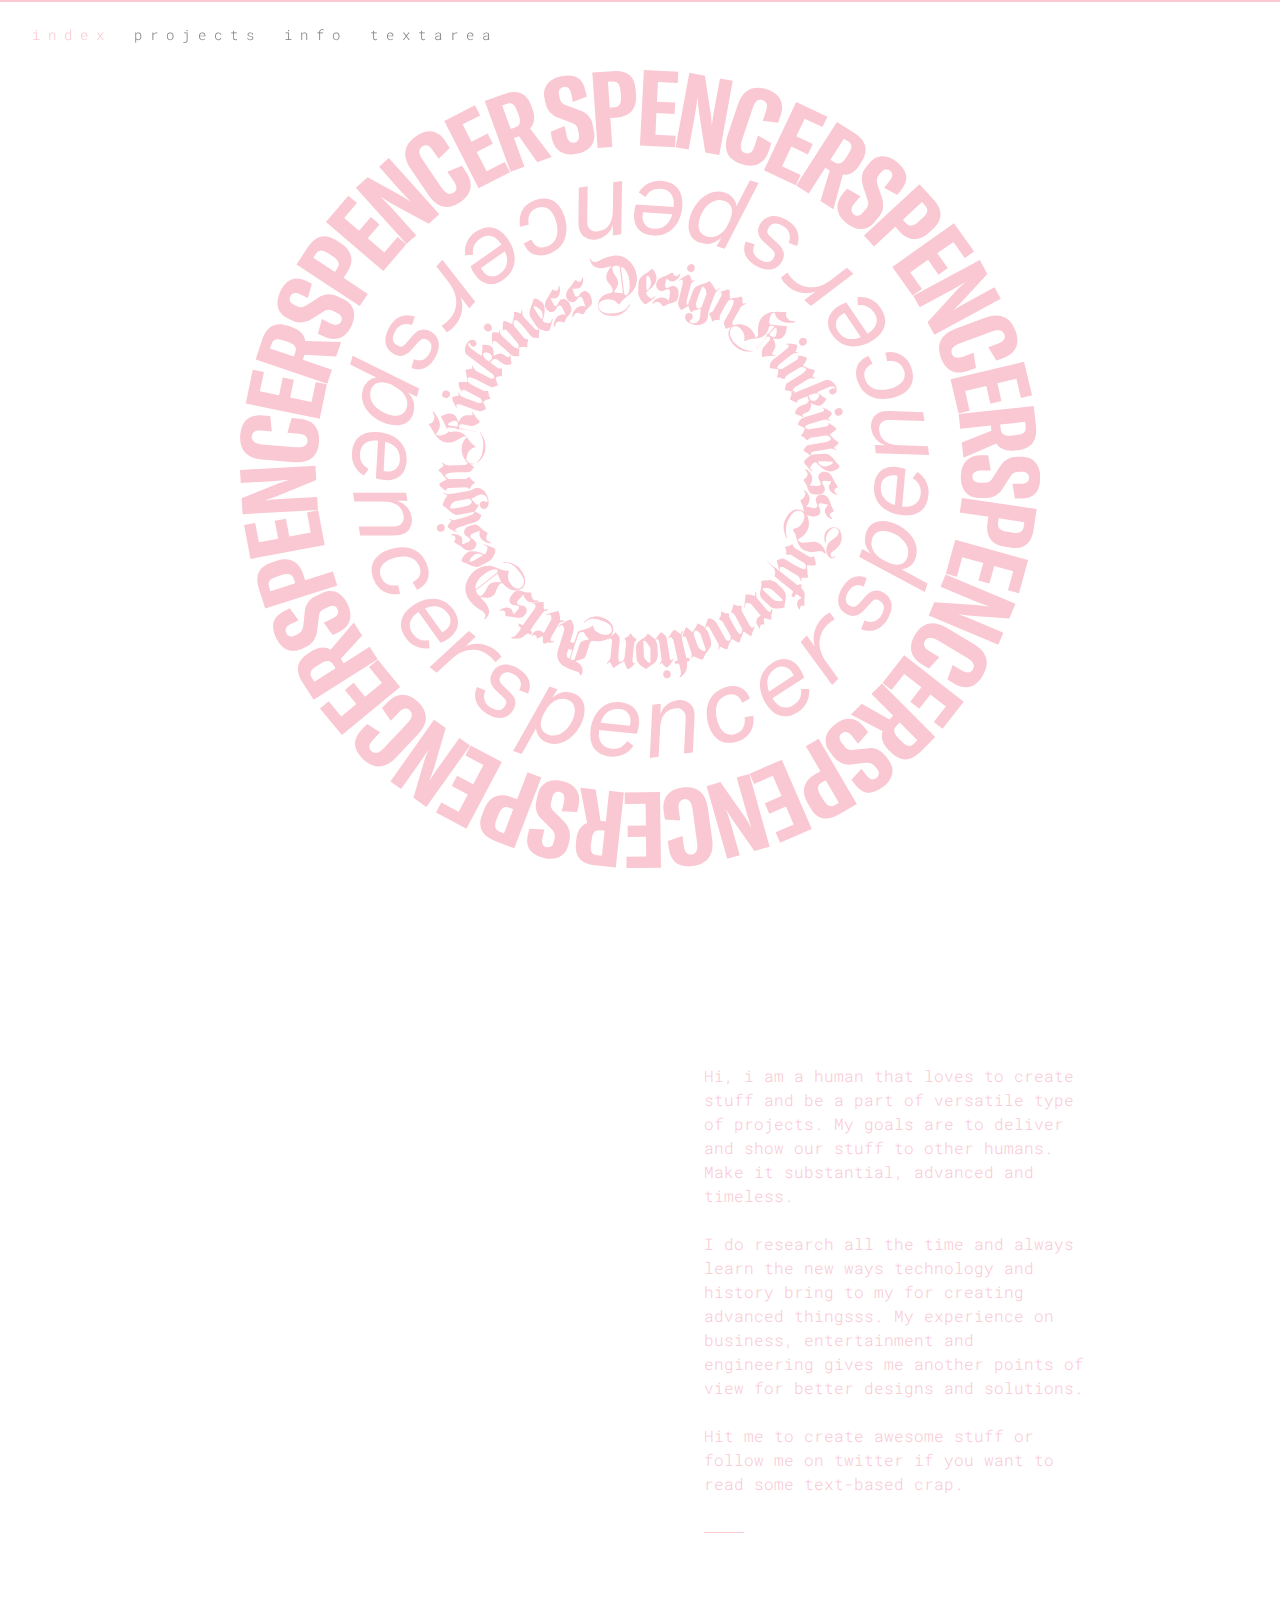
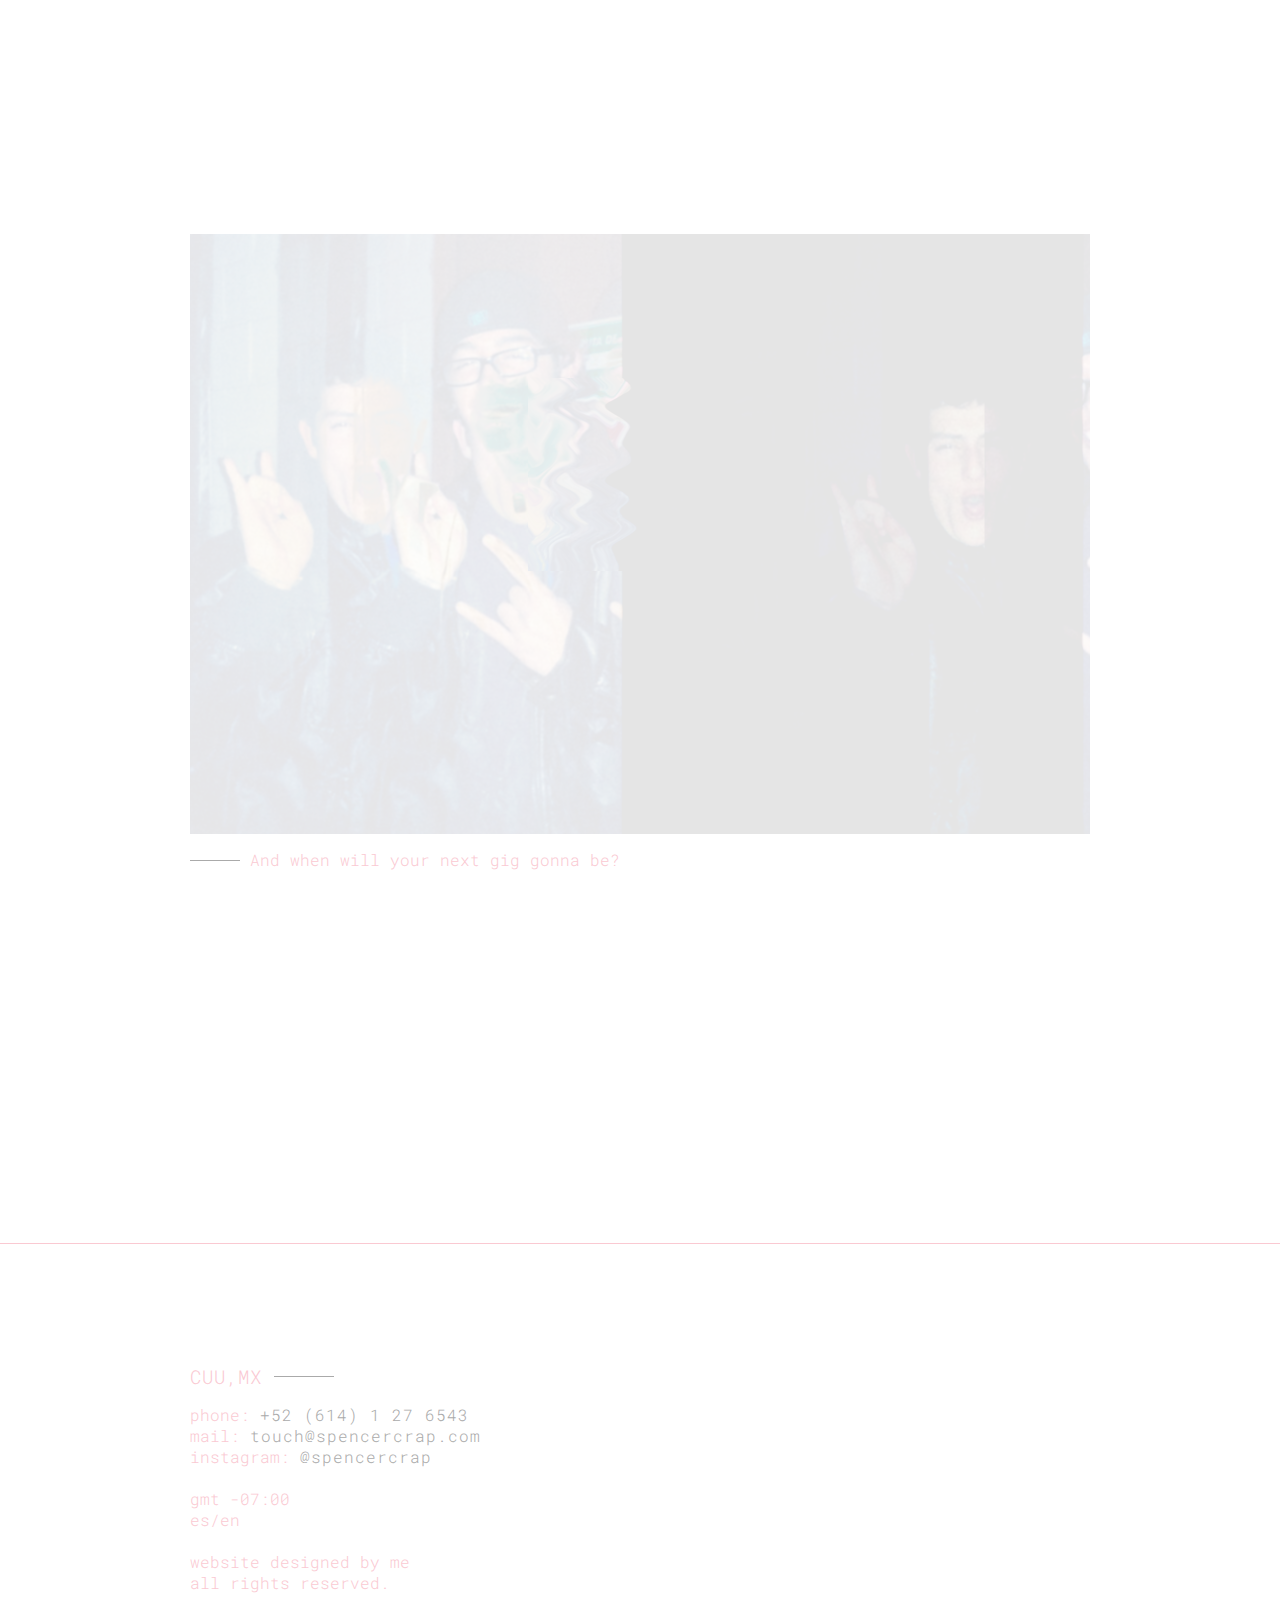
<file: index.html>
<!DOCTYPE html>

<html>
  <head>
     <title>spencer 2.0</title> <!--titulo-->
     <link href="https://fonts.googleapis.com/css?family=Roboto+Mono:300,700" rel="stylesheet"/> <!--tipografia-->
     <meta charset="utf-8"/>
     <link rel="stylesheet" href="css/main.css"/>
     <meta name="description" content="spencer balderrama is a common human creating books, objects and media proyects with an emphasis on contemporary arts and technology"/> <!--descripcion-->
     <link rel="apple-touch-icon" sizes="57x57" href="/apple-icon-57x57.png"> <!--favicon-->
     <link rel="apple-touch-icon" sizes="60x60" href="/apple-icon-60x60.png">
     <link rel="apple-touch-icon" sizes="72x72" href="/apple-icon-72x72.png">
     <link rel="apple-touch-icon" sizes="76x76" href="/apple-icon-76x76.png">
     <link rel="apple-touch-icon" sizes="114x114" href="/apple-icon-114x114.png">
     <link rel="apple-touch-icon" sizes="120x120" href="/apple-icon-120x120.png">
     <link rel="apple-touch-icon" sizes="144x144" href="/apple-icon-144x144.png">
     <link rel="apple-touch-icon" sizes="152x152" href="/apple-icon-152x152.png">
     <link rel="apple-touch-icon" sizes="180x180" href="/apple-icon-180x180.png">
     <link rel="icon" type="image/png" sizes="192x192"  href="/android-icon-192x192.png">
     <link rel="icon" type="image/png" sizes="32x32" href="/favicon-32x32.png">
     <link rel="icon" type="image/png" sizes="96x96" href="/favicon-96x96.png">
     <link rel="icon" type="image/png" sizes="16x16" href="/favicon-16x16.png">
     <link rel="manifest" href="/manifest.json">
     <meta name="msapplication-TileColor" content="#ffffff">
     <meta name="msapplication-TileImage" content="/ms-icon-144x144.png">
     <meta name="theme-color" content="#ffffff">
  </head>
  <body>
    <div class="line2">
      <img/>
    </div>
    <section id="portada" class="portada">
     <div class="contenedor">
      <header id="header" class="header"> <!--encabezado-->
        <nav class="menu"> <!--menu-->
          <ul>
            <li>
              <a href="index.html"><span>index</span></a>
            </li>
            <li>
              <a href="work.html"><s></s>projects</a>
            </li>
            <li>
              <a href="info.html"><s></s>info</a>
            </li>
            <li>
              <a href="blog.html"><s></s>textarea</a>
            </li>
            <!-- <li>
              <a href="shop.html"><s>&nbsp;&nbsp;&nbsp;&nbsp;</s>shop</a>
            </li> -->
          </ul>
        </nav>
      </header>
     </div>
    </section>
    <div class="logotipo background">
      <a href="work.html">
        <img src="media/roundlogo.svg" alt="logo">
      </a>
    </div>
    <section id="content" class="content contendor">
     <article>
       <img src="media/saydo.svg" alt="say and do">
     </article>
     <article>
      <p>
        Hi, i am a human that loves to create stuff and be a part of versatile type of projects. My
        goals are to deliver and show our stuff to other humans. Make it
        substantial, advanced and timeless.
        <br><br>
        I do research all the time and always learn the new ways technology and history
        bring to my for creating advanced thingsss. My experience on business, entertainment
        and engineering gives me another points of view for better designs and solutions.
        <br><br>
        Hit me to create awesome stuff or follow me on twitter if you want to read some text-based crap.
        <br><br>
        <span><s>&nbsp;&nbsp;&nbsp;&nbsp;</s></span>
      </p>
    </article>
  </section>
  <figure class="contenedor steban">
    <img src="media/steban.jpg" width="900" alt="steban">
    <figcaption>
      <span><s>&nbsp;&nbsp;&nbsp;&nbsp;&nbsp;</s></span><a href="https://www.mixcloud.com/estebansalmon/itineras-party-sergios-24-oct-13/" target="_blank"> And when will your next gig gonna be?</a>
    </figcaption>
  </figure>
    <div class="line">
      <img/>
    </div>
    <section class="contenedor">
      <footer id="footer" class="footer"><!-- footer-->
          <div>
            <h4>CUU,MX <span><s>&nbsp;&nbsp;&nbsp;&nbsp;&nbsp;</s></span></h4>
            <p>
               phone: <a href="tel:+526141276543"> +52 (614) 1 27 6543</a>
               <br>
               mail: <a href="mailto:touch@spencercrap.com">touch@spencercrap.com</a>
               <br>
               instagram: <a href="https://www.instagram.com/spencercrap/" target="_blank"> @spencercrap</a>

               <br>
               <br>
               gmt -07:00
               <br>
               es/en
               <br>
               <br>
               website designed by me
               <br>
               all rights reserved.
            </p>
          </div>
      </footer>
    </section>

  </body>
</html>
</file>
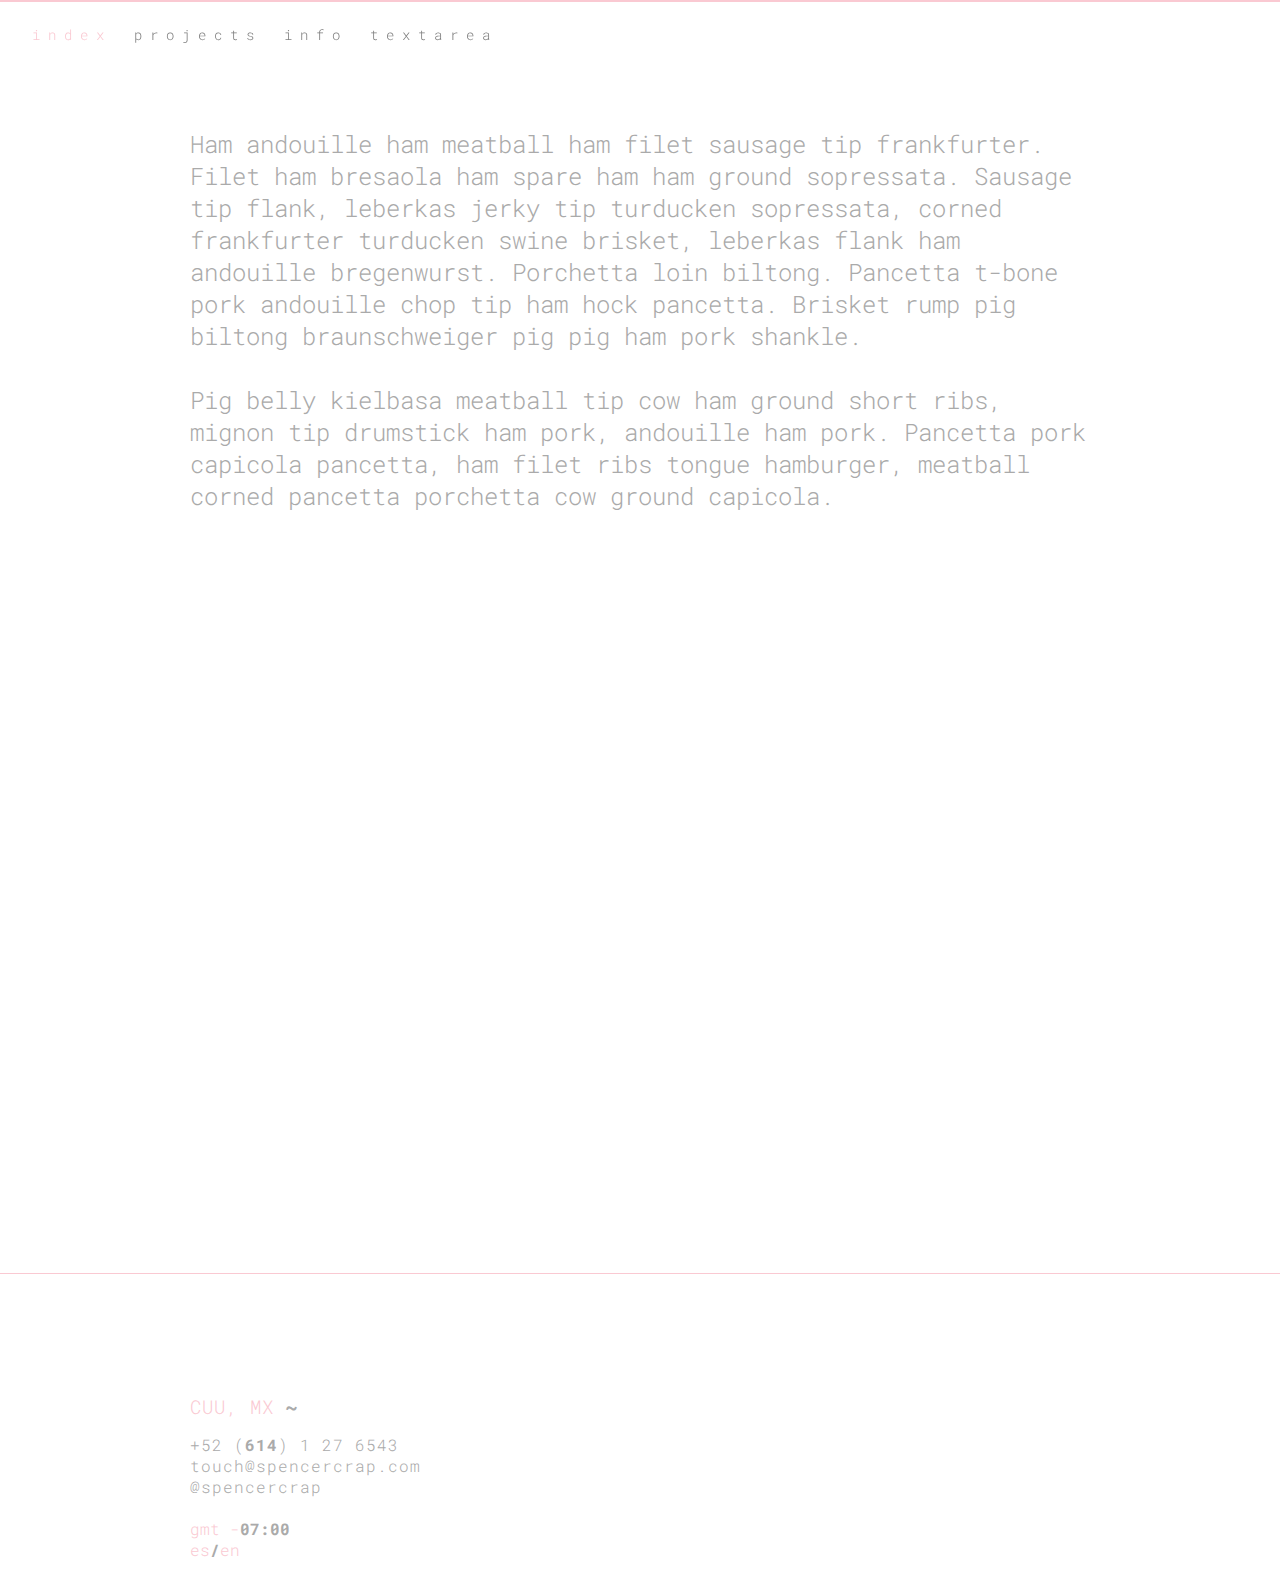
<file: blog.html>
<!DOCTYPE html>

<html>
  <head>

     <title>blog</title> <!--titulo-->
     <link href="https://fonts.googleapis.com/css?family=Roboto+Mono:300,700" rel="stylesheet"/> <!--tipografia-->
     <meta charset="utf-8"/>
     <link rel="stylesheet" href="css/main.css"/>

      <link rel="apple-touch-icon" sizes="57x57" href="/apple-icon-57x57.png"> <!--favicon-->
      <link rel="apple-touch-icon" sizes="60x60" href="/apple-icon-60x60.png">
      <link rel="apple-touch-icon" sizes="72x72" href="/apple-icon-72x72.png">
      <link rel="apple-touch-icon" sizes="76x76" href="/apple-icon-76x76.png">
      <link rel="apple-touch-icon" sizes="114x114" href="/apple-icon-114x114.png">
      <link rel="apple-touch-icon" sizes="120x120" href="/apple-icon-120x120.png">
      <link rel="apple-touch-icon" sizes="144x144" href="/apple-icon-144x144.png">
      <link rel="apple-touch-icon" sizes="152x152" href="/apple-icon-152x152.png">
      <link rel="apple-touch-icon" sizes="180x180" href="/apple-icon-180x180.png">
      <link rel="icon" type="image/png" sizes="192x192"  href="/android-icon-192x192.png">
      <link rel="icon" type="image/png" sizes="32x32" href="/favicon-32x32.png">
      <link rel="icon" type="image/png" sizes="96x96" href="/favicon-96x96.png">
      <link rel="icon" type="image/png" sizes="16x16" href="/favicon-16x16.png">
      <link rel="manifest" href="/manifest.json">
      <meta name="msapplication-TileColor" content="#ffffff">
      <meta name="msapplication-TileImage" content="/ms-icon-144x144.png">
      <meta name="theme-color" content="#ffffff">
  </head>

  <body>
    <section  id="portada" class="portada">
     <div class="contenedor">
      <header id="header" class="header"> <!--encabezado-->
        <nav class="menu"> <!--menu-->
          <ul>
           <li>
              <a href="index.html"><span>index</span></a>
            </li>
            <li>
              <a href="work.html"><s></s>projects</a>
            </li>
            <li>
              <a href="info.html"><s></s>info</a>
            </li>
            <li>
              <a href="blog.html"><s></s>textarea</a>
            </li>
            <!-- <li>
              <a href="shop.html"><s>&nbsp;&nbsp;&nbsp;&nbsp;</s>shop</a>
            </li> -->
          </ul>
        </nav>
      </header>
     </div>
    </section>

          <div class="line2">
            <img/>
          </div>

    <!-- <div class="title contenedor">
       <h1>text<span>></span>expression <span>~</span></h1>
       <p>you know what im sayin'<span>?</span>
       </p>
     </div> -->

     <section id="textarea" class="textarea contenedor">
      <article class="contendor">
        <p>
          Ham andouille ham meatball ham filet sausage tip frankfurter. Filet ham bresaola
          ham spare ham ham ground sopressata. Sausage tip flank, leberkas jerky tip
          turducken sopressata, corned frankfurter turducken swine brisket, leberkas flank
          ham andouille bregenwurst. Porchetta loin biltong. Pancetta t-bone pork
          andouille chop tip ham hock pancetta. Brisket rump pig biltong braunschweiger
          pig pig ham pork shankle.
          <br><br>
          Pig belly kielbasa meatball tip cow ham ground short ribs, mignon tip drumstick
          ham pork, andouille ham pork. Pancetta pork capicola pancetta, ham filet ribs
          tongue hamburger, meatball corned pancetta porchetta cow ground capicola.
        </p>
      </article>
     </section>

     <div class="line">
      <img/>
     </div>

    <section class="contenedor">
      <footer id="footer" class="footer"><!-- footer-->
          <div>
            <h4>CUU, MX <span>~</span></h4>
            <p>
               <a href="tel:+526141276543" class="anim"> +52 (<span>614</span>) 1 27 6543</a>
               <br>
               <a href="mailto:touch@spencercrap.com" class="anim">touch@spencercrap.com</a>
               <br>
               <a href="https://instagram.com/spencercrap" target="_blank" class="anim"> @spencercrap</a>
               <br>
               <br>
               gmt -<span>07:00</span>
               <br>
               es<span>/</span>en
            </p>
          </div>
      </footer>
    </section>
  </body>
</html>
</file>
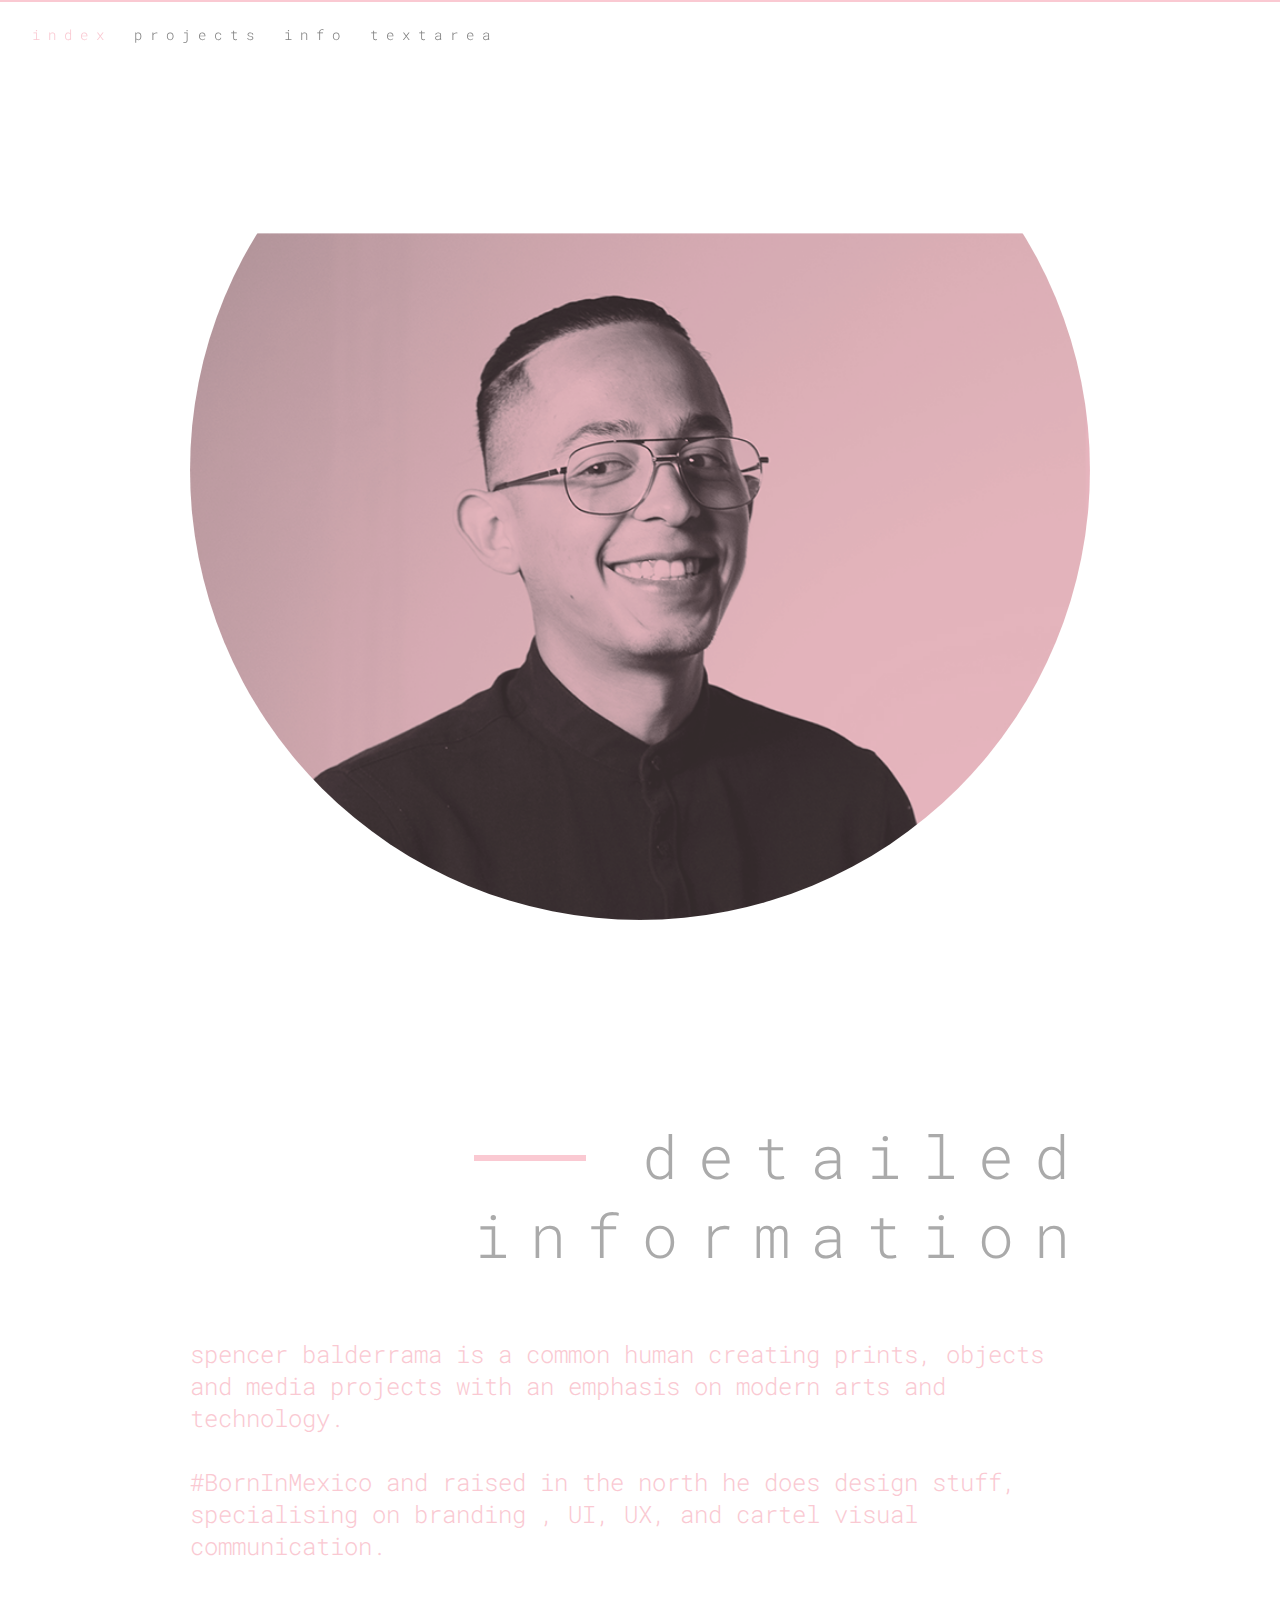
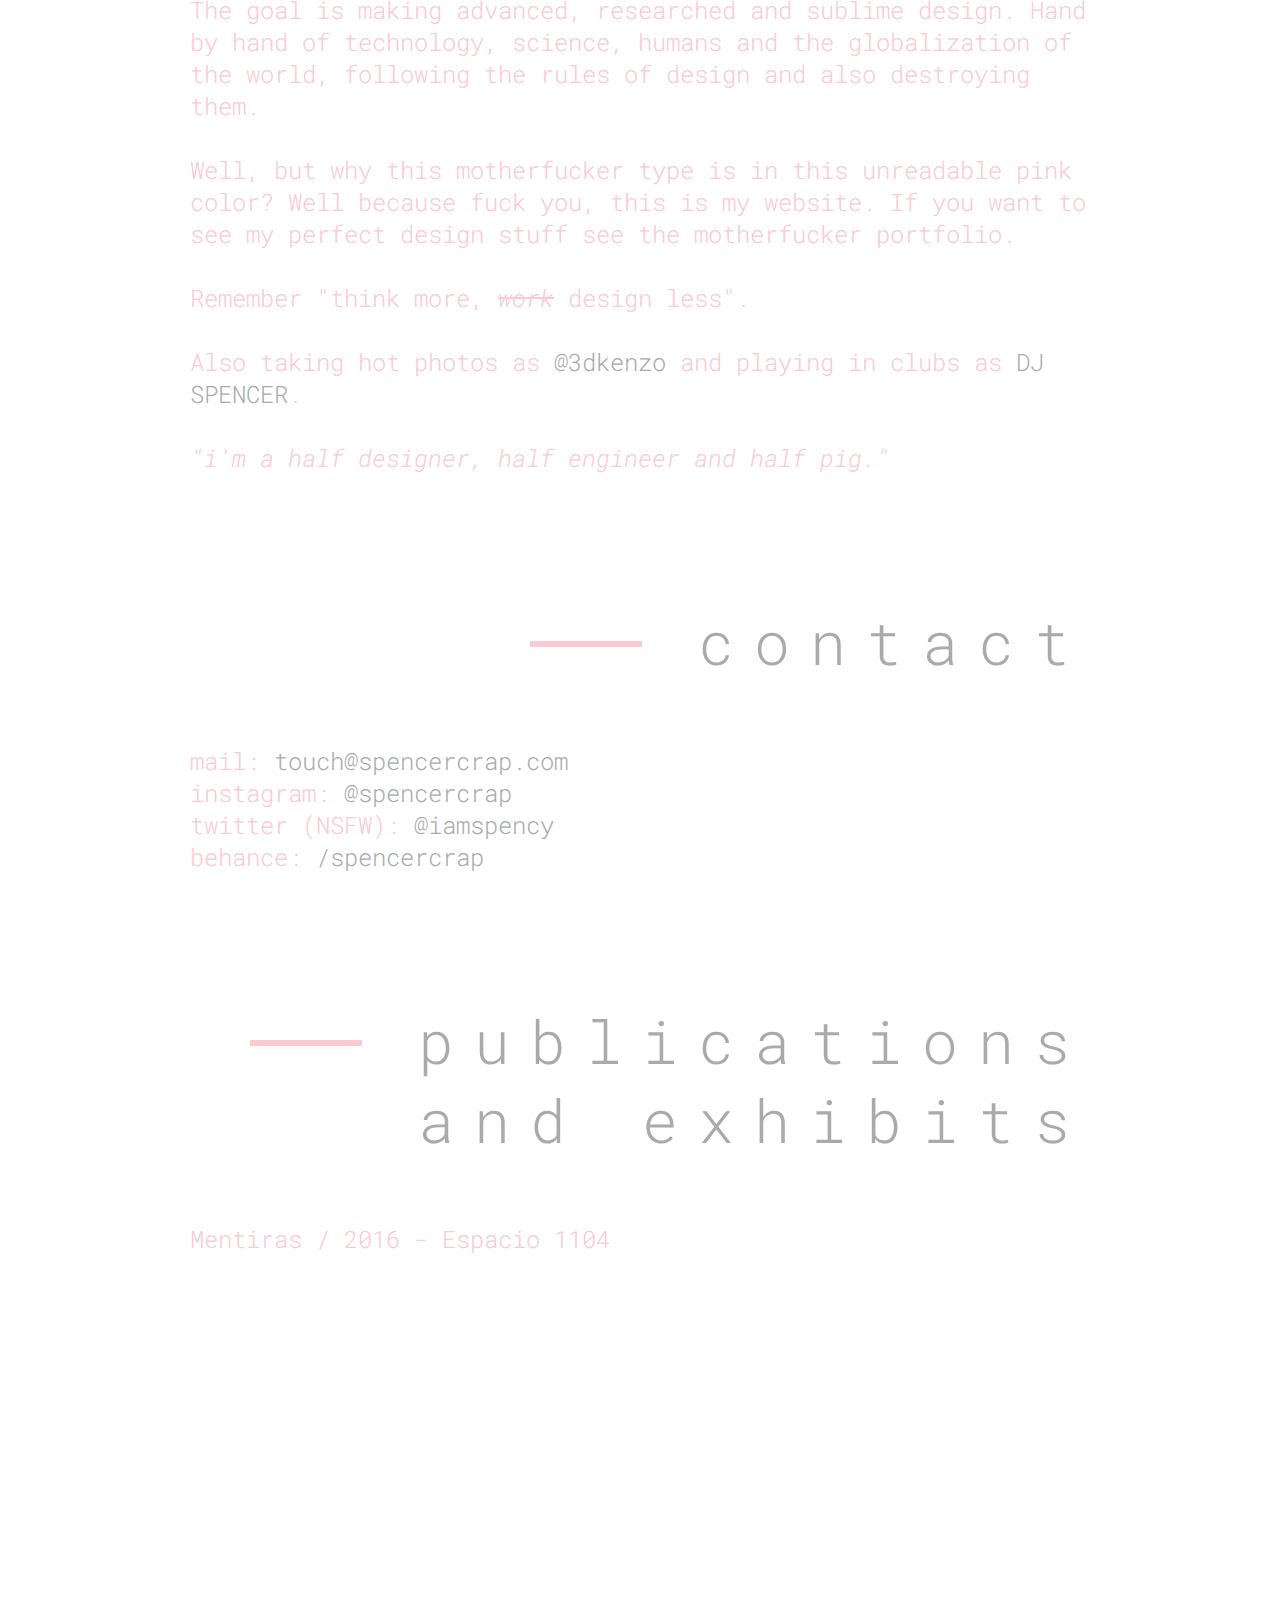
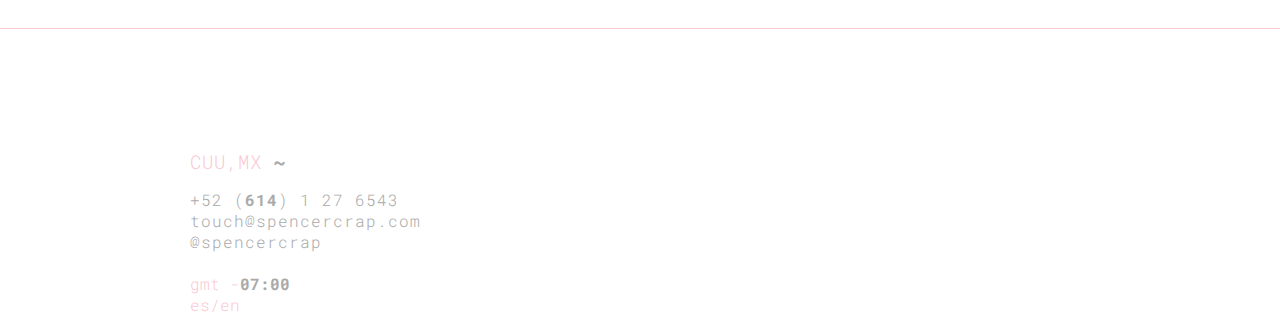
<file: info.html>
<!DOCTYPE html>

<html>
     <title>myself</title> <!--titulo-->
     <link rel="stylesheet" href="css/main.css"/>
     <meta charset="utf-8"/>
     <link href="https://fonts.googleapis.com/css?family=Roboto+Mono:300,700" rel="stylesheet"/>

      <link rel="apple-touch-icon" sizes="57x57" href="/apple-icon-57x57.png"> <!--favicon-->
      <link rel="apple-touch-icon" sizes="60x60" href="/apple-icon-60x60.png">
      <link rel="apple-touch-icon" sizes="72x72" href="/apple-icon-72x72.png">
      <link rel="apple-touch-icon" sizes="76x76" href="/apple-icon-76x76.png">
      <link rel="apple-touch-icon" sizes="114x114" href="/apple-icon-114x114.png">
      <link rel="apple-touch-icon" sizes="120x120" href="/apple-icon-120x120.png">
      <link rel="apple-touch-icon" sizes="144x144" href="/apple-icon-144x144.png">
      <link rel="apple-touch-icon" sizes="152x152" href="/apple-icon-152x152.png">
      <link rel="apple-touch-icon" sizes="180x180" href="/apple-icon-180x180.png">
      <link rel="icon" type="image/png" sizes="192x192"  href="/android-icon-192x192.png">
      <link rel="icon" type="image/png" sizes="32x32" href="/favicon-32x32.png">
      <link rel="icon" type="image/png" sizes="96x96" href="/favicon-96x96.png">
      <link rel="icon" type="image/png" sizes="16x16" href="/favicon-16x16.png">
      <link rel="manifest" href="/manifest.json">
      <meta name="msapplication-TileColor" content="#ffffff">
      <meta name="msapplication-TileImage" content="/ms-icon-144x144.png">
      <meta name="theme-color" content="#ffffff">
  </head>

  <body>
    <section  id="portada" class="portada background">
     <div class="contenedor">
      <header id="header" class="header"><!--encabezado-->
        <nav class="menu"> <!--menu-->
          <ul>
           <li>
              <a href="index.html"><span>index</span></a>
            </li>
            <li>
              <a href="work.html"><s></s>projects</a>
            </li>
            <li>
              <a href="info.html"><s></s>info</a>
            </li>
            <li>
              <a href="blog.html"><s></s>textarea</a>
            </li>
            <!-- <li>
              <a href="shop.html"><s>&nbsp;&nbsp;&nbsp;&nbsp;</s>shop</a>
            </li> -->
          </ul>
        </nav>
      </header>
     </div>
    </section>

          <div class="line2">
            <img/>
          </div>

    <!-- <div class="title contenedor">
       <h1>door one correct<span>!</span></h1>
       <p>sad for you <span> :( </span></p>
     </div> -->
    <section id="about" class="contenedor about"
          <div>
            <img src="media/spencer.png" width="900" alt="yo">
          </div>
          <h2><span><s>&nbsp;&nbsp;</s></span> detailed information</h2>
          <p class="intro">
          <span>spencer balderrama</span> is a common human creating prints, objects and media projects with an emphasis on modern arts and technology.<br><br>
          #BornInMexico and raised in the north he does design stuff,  specialising on branding , UI, UX, and cartel visual communication.<br><br>
          The goal is making advanced, researched and sublime design. Hand by hand of technology, science, humans and the globalization of the world, following the rules of design and also
          destroying them. <br><br>
          Well, but why this motherfucker type is in this unreadable pink color? Well because fuck you, this is my website. If you want to see my perfect
          design stuff see the motherfucker portfolio.<br><br>
          Remember "think more, <strike><i>work</i></strike> design less".
          <br><br>Also taking hot photos as <a href="https://www.instagram.com/3dkenzo/" target="_blank" class="anim" >@3dkenzo</a> and playing in clubs as <a href="https://www.youtube.com/channel/UCrQ5Z19Zpq87ZxnK7mHkDDQ" target="_blank" class="anim" >DJ SPENCER</a>. <br><br><i>"i'm a half designer,
            half engineer and half pig."</i>
          </p>
          <h2><span><s>&nbsp;&nbsp;</s></span> contact</h2>
          <p class="intro">
            mail: <a href="mailto:touch@spencercrap.com" target="_blank" class="anim">touch@spencercrap.com</a>
          </p>
          <p class="intro">instagram:
            <a href="http://instagram.com/spencercrap" target="_blank" class="anim" >@spencercrap</a>
            <br>twitter (NSFW):
            <a href="http://twitter.com/iamspency" target="_blank" class="anim" >@iamspency</a>
            <br>behance:
            <a href="http://behance.net/spencercrap" target="_blank" class="anim" >/spencercrap</a>
          </p>
          <h2><span><s>&nbsp;&nbsp;</s></span> publications and exhibits</h2>
          <p class="intro">
            Mentiras / 2016 - Espacio 1104
        </p>
      </section>

      <div class="line">
        <img/>
      </div>

    <section class="contenedor">
      <footer id="footer" class="footer"><!-- footer-->
          <div>
            <h4>CUU,MX <span>~</span></h4>
            <p>
               <a href="tel:+526141276543"> +52 (<span>614</span>) 1 27 6543</a>
               <br>
               <a href="mailto:touch@spencercrap.com">touch@spencercrap.com</a>
               <br>
               <a href="https://www.instagram.com/spencercrap/" target="_blank"> @spencercrap</a>
               <br>
               <br>
               gmt -<span>07:00</span>
               <br>
               es/en
            </p>
          </div>
      </footer>
    </section>
  </body>
</html>
</file>
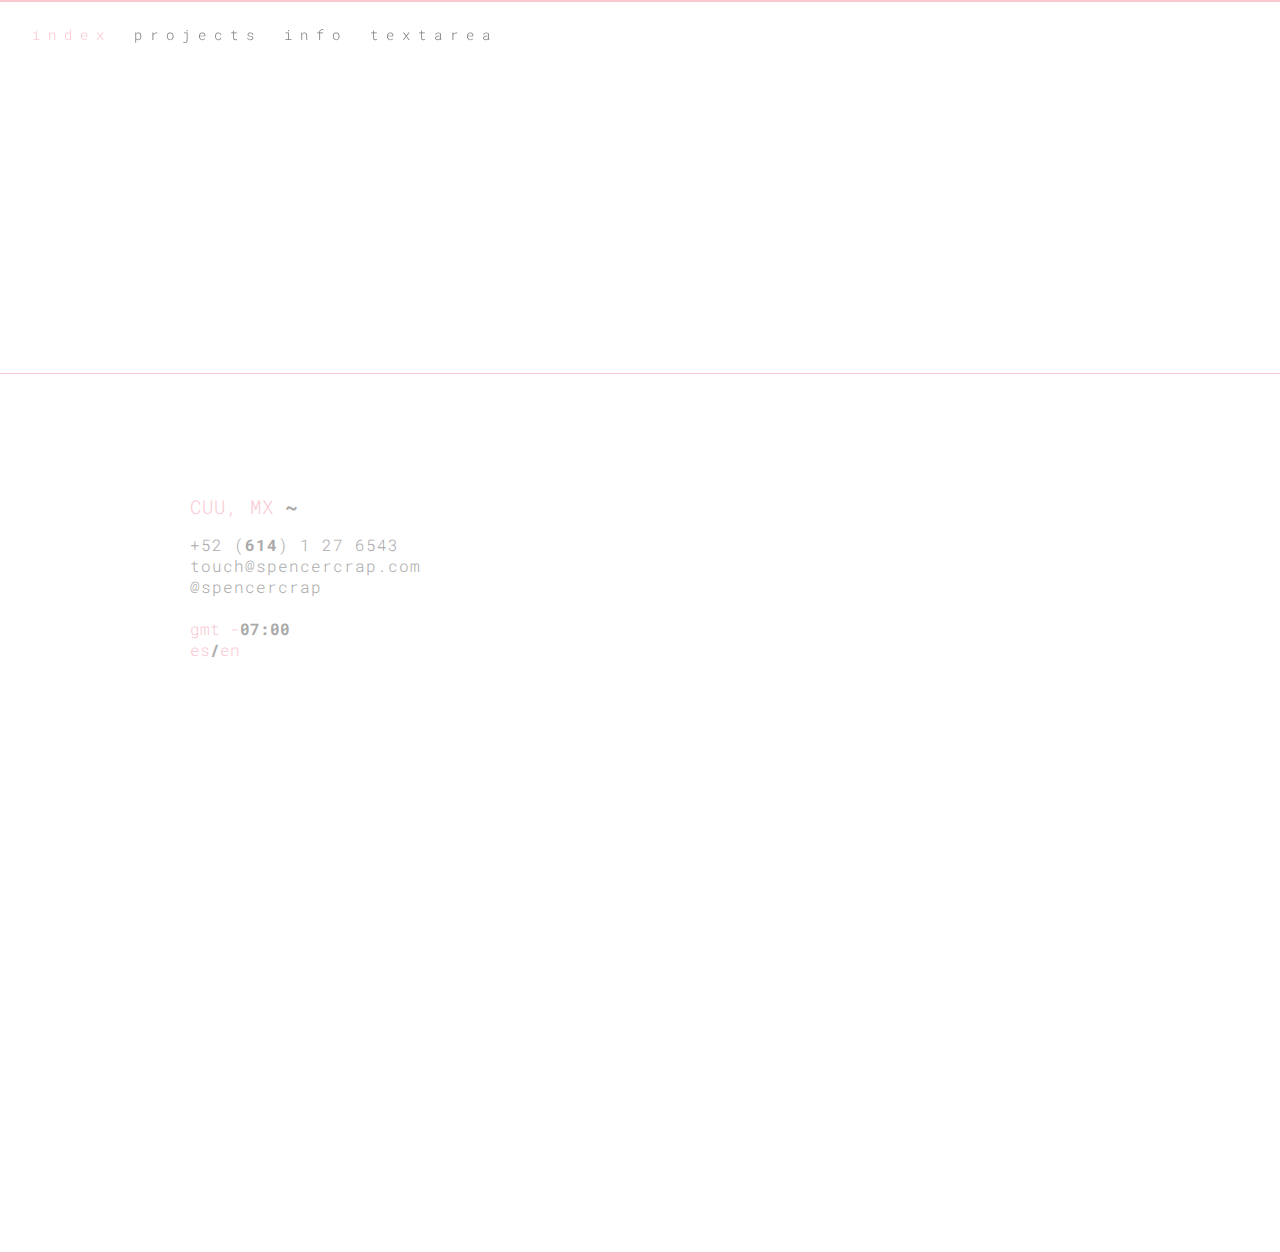
<file: shop.html>
<!DOCTYPE html>

<html>
  <head>

     <title>blog</title> <!--titulo-->
     <link href="https://fonts.googleapis.com/css?family=Roboto+Mono:300,700" rel="stylesheet"/> <!--tipografia-->
     <meta charset="utf-8"/>
     <link rel="stylesheet" href="css/main.css"/>

      <link rel="apple-touch-icon" sizes="57x57" href="/apple-icon-57x57.png"> <!--favicon-->
      <link rel="apple-touch-icon" sizes="60x60" href="/apple-icon-60x60.png">
      <link rel="apple-touch-icon" sizes="72x72" href="/apple-icon-72x72.png">
      <link rel="apple-touch-icon" sizes="76x76" href="/apple-icon-76x76.png">
      <link rel="apple-touch-icon" sizes="114x114" href="/apple-icon-114x114.png">
      <link rel="apple-touch-icon" sizes="120x120" href="/apple-icon-120x120.png">
      <link rel="apple-touch-icon" sizes="144x144" href="/apple-icon-144x144.png">
      <link rel="apple-touch-icon" sizes="152x152" href="/apple-icon-152x152.png">
      <link rel="apple-touch-icon" sizes="180x180" href="/apple-icon-180x180.png">
      <link rel="icon" type="image/png" sizes="192x192"  href="/android-icon-192x192.png">
      <link rel="icon" type="image/png" sizes="32x32" href="/favicon-32x32.png">
      <link rel="icon" type="image/png" sizes="96x96" href="/favicon-96x96.png">
      <link rel="icon" type="image/png" sizes="16x16" href="/favicon-16x16.png">
      <link rel="manifest" href="/manifest.json">
      <meta name="msapplication-TileColor" content="#ffffff">
      <meta name="msapplication-TileImage" content="/ms-icon-144x144.png">
      <meta name="theme-color" content="#ffffff">
  </head>

  <body>
    <section  id="portada" class="portada">
     <div class="contenedor">
      <header id="header" class="header"> <!--encabezado-->
        <nav class="menu"> <!--menu-->
          <ul>
           <li>
              <a href="index.html"><span>index</span></a>
            </li>
            <li>
              <a href="work.html"><s></s>projects</a>
            </li>
            <li>
              <a href="info.html"><s></s>info</a>
            </li>
            <li>
              <a href="blog.html"><s></s>textarea</a>
            </li>
            <!-- <li>
              <a href="shop.html"><s>&nbsp;&nbsp;&nbsp;&nbsp;</s>shop</a>
            </li> -->
          </ul>
        </nav>
      </header>
     </div>
    </section>

          <div class="line2">
            <img/>
          </div>

    <!-- <div class="title contenedor">
       <h1>thingsss<span>></span>to shop <span>~</span></h1>
       <p>you know what im sayin'<span>?</span>
       </p>
     </div> -->

     <div class="line">
      <img/>
     </div>

    <section class="contenedor">
      <footer id="footer" class="footer"><!-- footer-->
          <div>
            <h4>CUU, MX <span>~</span></h4>
            <p>
               <a href="tel:+526141276543" class="anim"> +52 (<span>614</span>) 1 27 6543</a>
               <br>
               <a href="mailto:touch@spencercrap.com" class="anim">touch@spencercrap.com</a>
               <br>
               <a href="https://instagram.com/spencercrap" target="_blank" class="anim"> @spencercrap</a>
               <br>
               <br>
               gmt -<span>07:00</span>
               <br>
               es<span>/</span>en
            </p>
          </div>
      </footer>
    </section>
  </body>
</html>
</file>
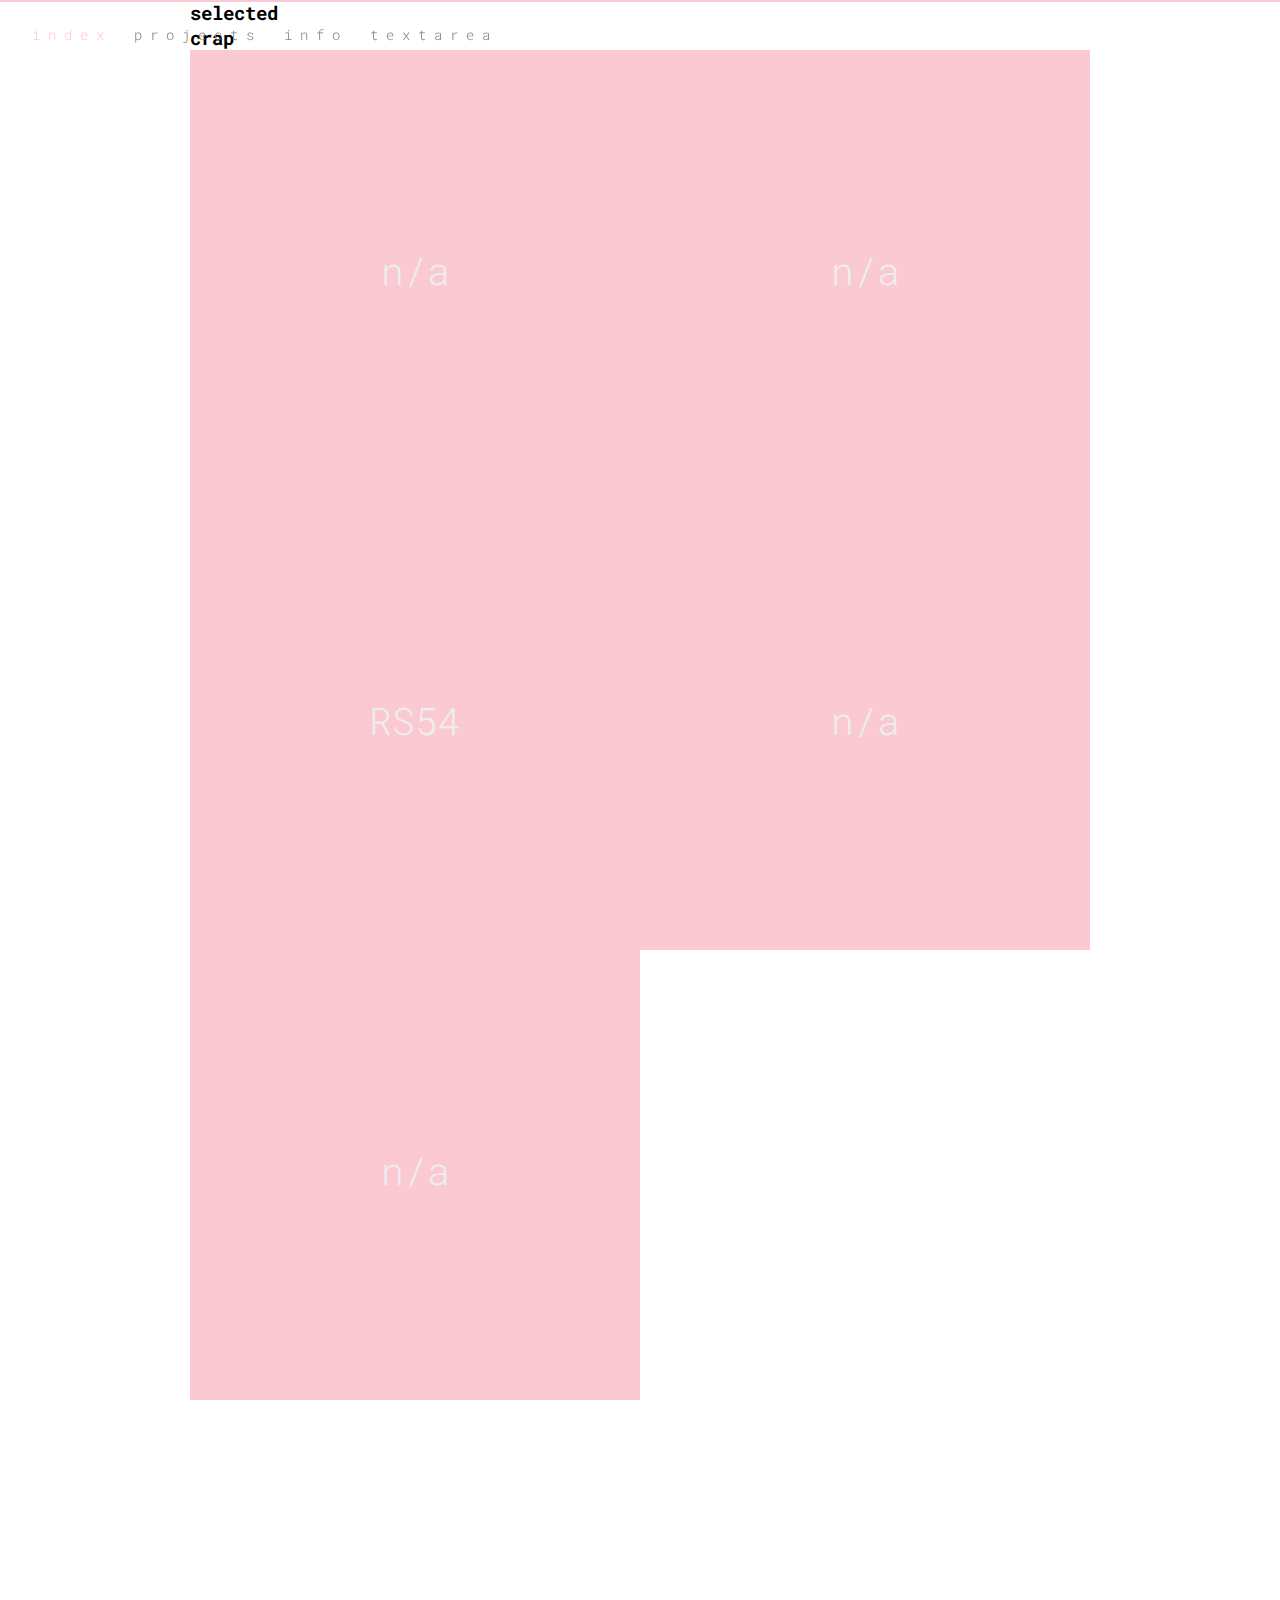
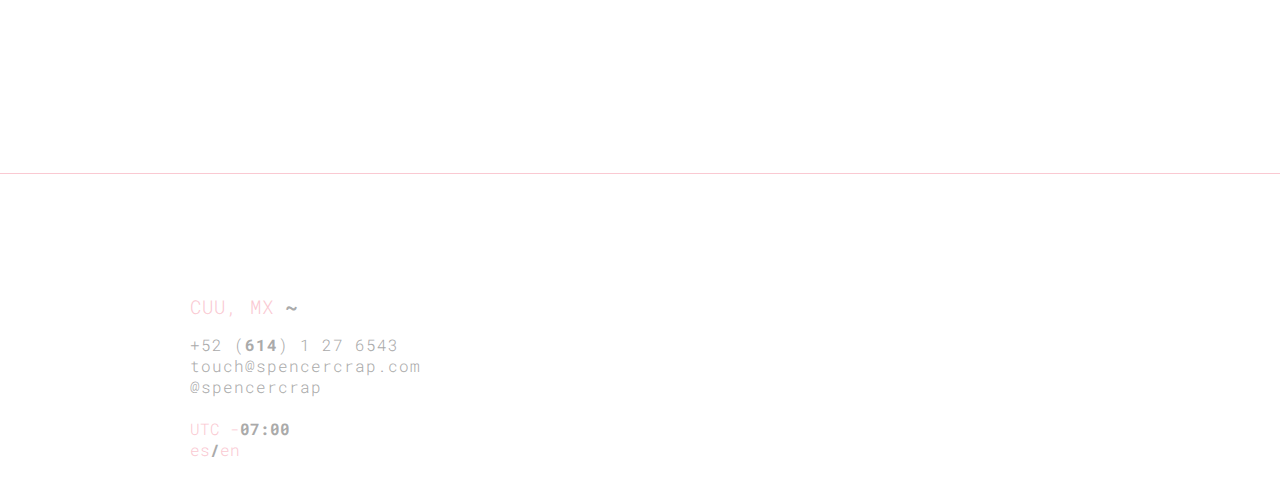
<file: work.html>
<!DOCTYPE html>

<html>
  <head>

     <title>works</title> <!--titulo-->
     <link href="https://fonts.googleapis.com/css?family=Roboto+Mono:300,700" rel="stylesheet"/> <!--tipografia-->
     <meta charset="utf-8"/>
     <link rel="stylesheet" href="css/main.css"/>

      <link rel="apple-touch-icon" sizes="57x57" href="/apple-icon-57x57.png"> <!--favicon-->
      <link rel="apple-touch-icon" sizes="60x60" href="/apple-icon-60x60.png">
      <link rel="apple-touch-icon" sizes="72x72" href="/apple-icon-72x72.png">
      <link rel="apple-touch-icon" sizes="76x76" href="/apple-icon-76x76.png">
      <link rel="apple-touch-icon" sizes="114x114" href="/apple-icon-114x114.png">
      <link rel="apple-touch-icon" sizes="120x120" href="/apple-icon-120x120.png">
      <link rel="apple-touch-icon" sizes="144x144" href="/apple-icon-144x144.png">
      <link rel="apple-touch-icon" sizes="152x152" href="/apple-icon-152x152.png">
      <link rel="apple-touch-icon" sizes="180x180" href="/apple-icon-180x180.png">
      <link rel="icon" type="image/png" sizes="192x192"  href="/android-icon-192x192.png">
      <link rel="icon" type="image/png" sizes="32x32" href="/favicon-32x32.png">
      <link rel="icon" type="image/png" sizes="96x96" href="/favicon-96x96.png">
      <link rel="icon" type="image/png" sizes="16x16" href="/favicon-16x16.png">
      <link rel="manifest" href="/manifest.json">
      <meta name="msapplication-TileColor" content="#ffffff">
      <meta name="msapplication-TileImage" content="/ms-icon-144x144.png">
      <meta name="theme-color" content="#ffffff">
  </head>
  <body>
    <section id="portada" class="portada">
     <div class="portada">
      <header id="header" class="header"> <!--encabezado-->
        <nav class="menu"> <!--menu-->
          <ul>
           <li>
              <a href="index.html"><span>index</span></a>
            </li>
            <li>
              <a href="work.html"><s></s>projects</a>
            </li>
            <li>
              <a href="info.html"><s></s>info</a>
            </li>
            <li>
              <a href="blog.html"><s></s>textarea</a>
            </li>
            <!-- <li>
              <a href="shop.html"><s>&nbsp;&nbsp;&nbsp;&nbsp;</s>shop</a>
            </li> -->
          </ul>
        </nav>
      </header>
    </section>
    <div class="title contenedor">
      <h3>selected<br>crap</h3>
      <!-- <p>advanced logos, posters, printsand sort of<br>
      animations straight from my mind.</p> -->
    </div>
  </div>
  <div class="line2">
    <img/>
  </div>


    <section id="portafolio" class="portafolio contenedor"> <!--portafolio destacado-->
    <a href="chiringuitocantina.html">
      <article class="trans">
        <h3>n/a</h3>
        <img src="media/chiringuito.jpg" width="450" alt="chiringuito">
      </article>
    </a>
    <a href="content/1/artworks.html">
      <article class="trans">
        <h3>n/a</h3>
        <img src="media/k3.jpg" width="450" alt="k3">
      </article>
    </a>
      <a href="rs24.html">
      <article class="trans">
        <h3>RS54</h3>
        <img src="media/demonarivm.jpg" width="450" alt="demonarivm">
      </article>
    </a>
    <a href="content/1/kartel.html">
      <article class="trans">
        <h3>n/a</h3>
        <img src="media/ma.jpg" width="450" alt="ma">
      </article>
    </a>
    <a href="portafolio-3.html">
      <article class="trans">
        <h3>n/a</h3>
        <img src="media/sicario.jpg" width="450" alt="sicario">
      </article>
    </a>
    </section>

    <div class="line">
      <img/>
    </div>

    <section class="contenedor">
      <footer id="footer" class="footer"><!-- footer-->
          <div>
            <h4>CUU, MX <span>~</span></h4>
            <p>
               <a href="tel:+526141276543"> +52 (<span>614</span>) 1 27 6543</a>
               <br>
               <a href="mailto:touch@spencercrap.com">touch@spencercrap.com</a>
               <br>
               <a href="https://instagram.com/spencercrap" target="_blank"> @spencercrap</a>
               <br>
               <br>
               UTC -<span>07:00</span>
               <br>
               es<span>/</span>en
            </p>
          </div>
      </footer>
    </section>
  </body>

</html>
</file>
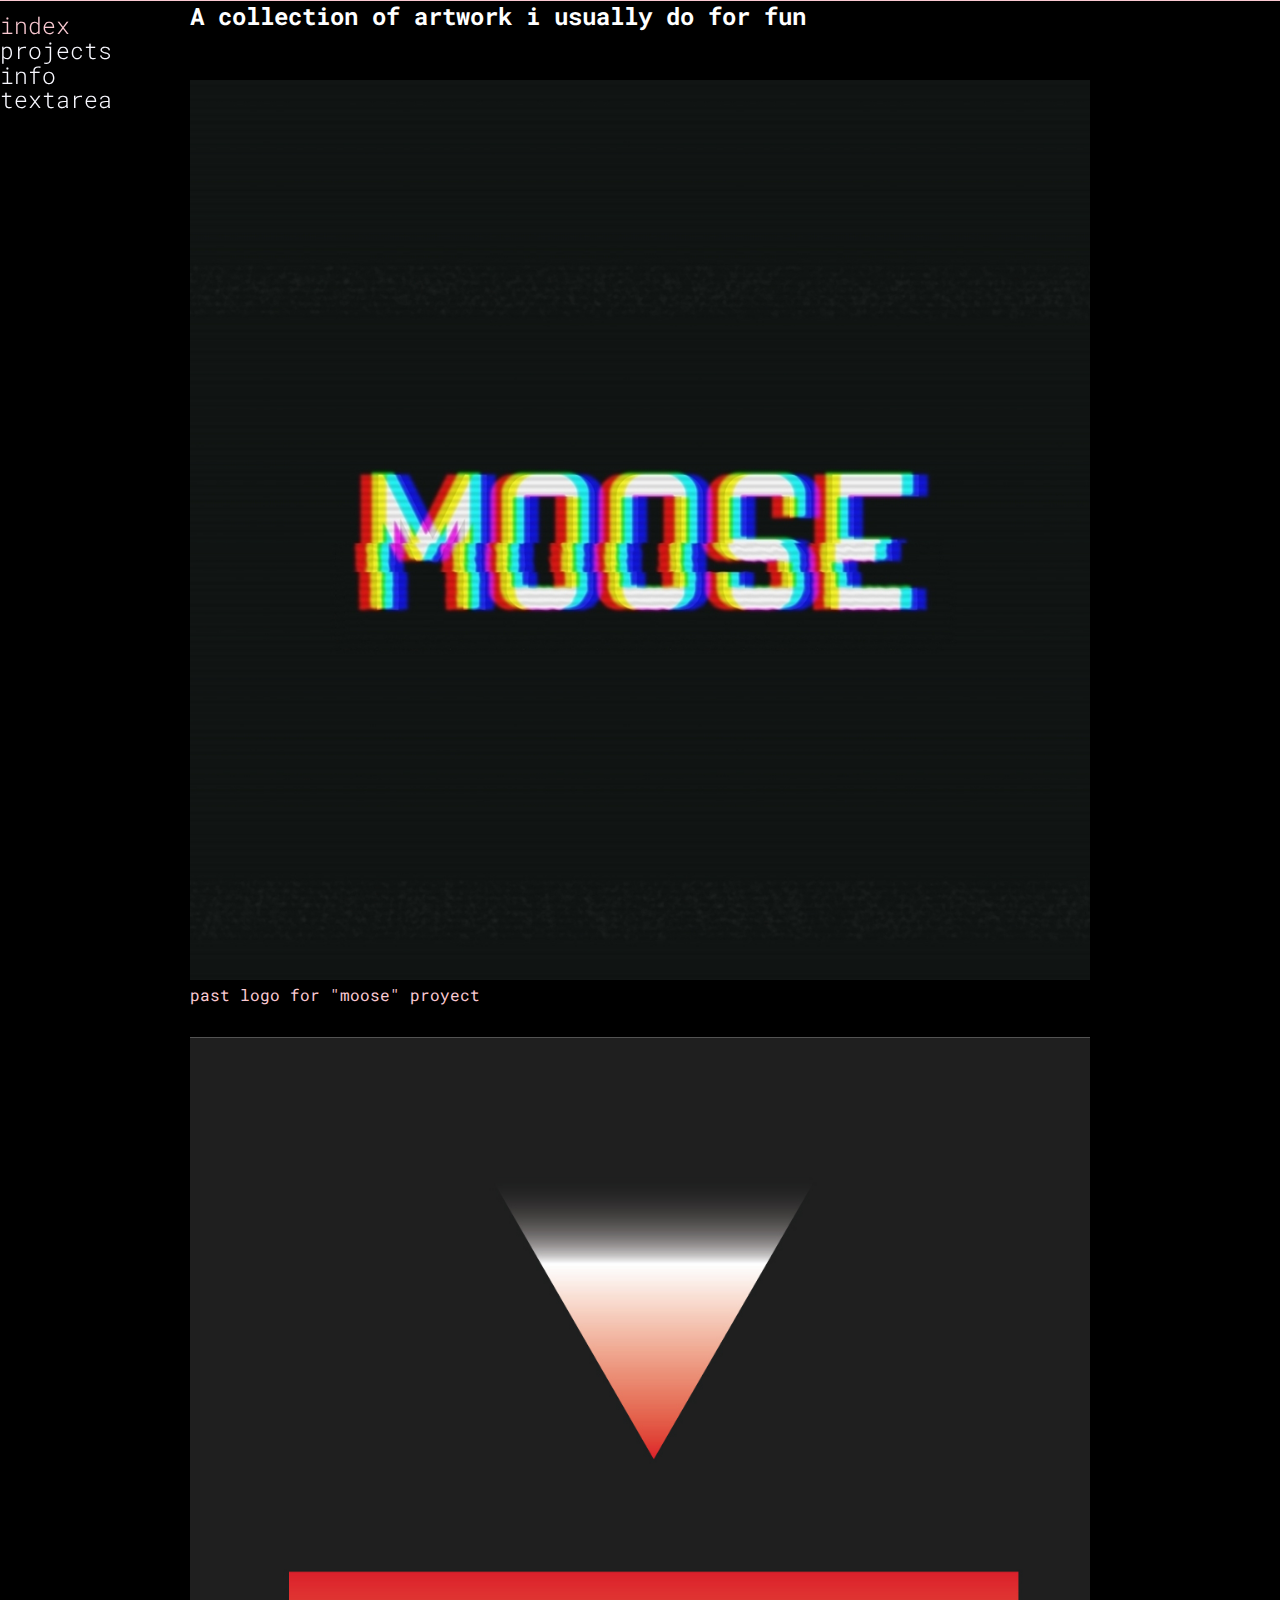
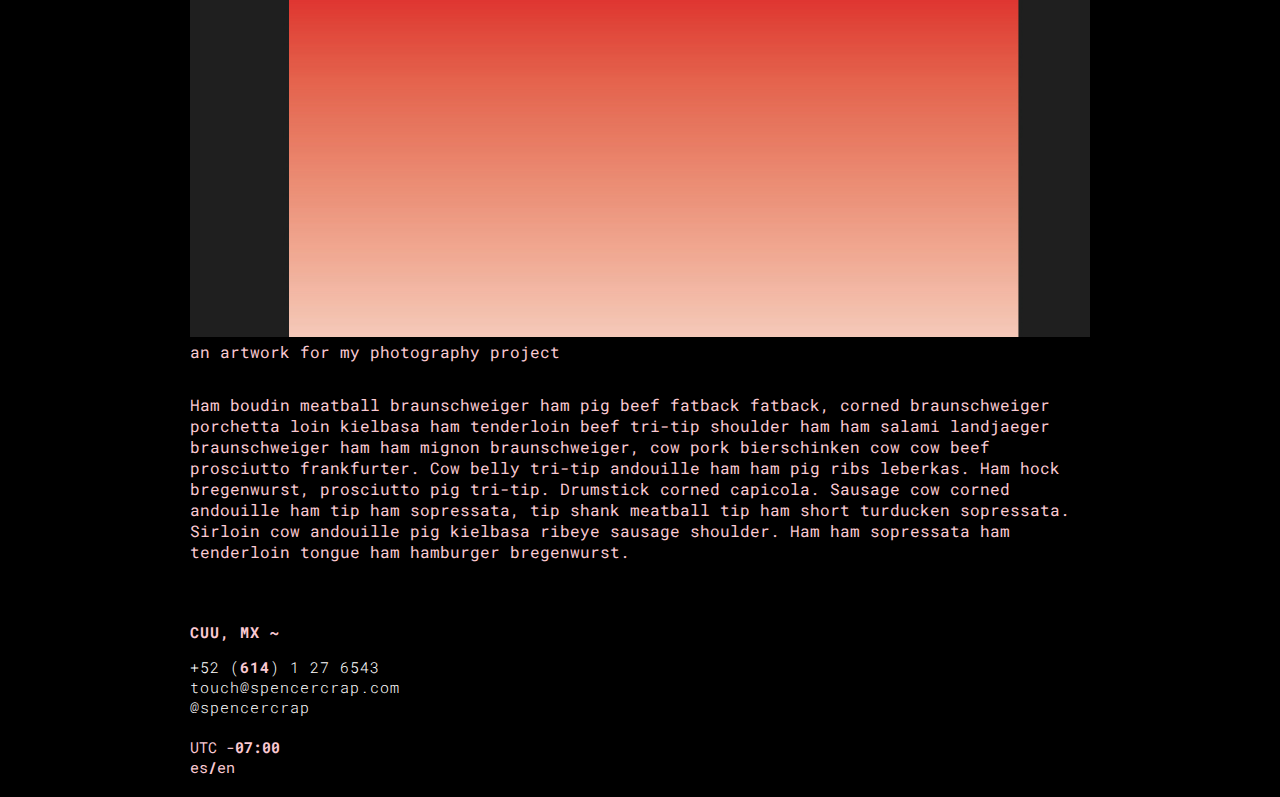
<file: content/1/artworks.html>
<!DOCTYPE html>

<html>
 <head>  <title>artworks</title>
  <link href="https://fonts.googleapis.com/css?family=Roboto+Mono:300,700" rel="stylesheet"/>
  <meta charset="utf-8"/>
  <link rel="stylesheet" href="../../css/content.css"/>

  <link rel="apple-touch-icon" sizes="57x57" href="/apple-icon-57x57.png"> <!--favicon-->
  <link rel="apple-touch-icon" sizes="60x60" href="/apple-icon-60x60.png">
  <link rel="apple-touch-icon" sizes="72x72" href="/apple-icon-72x72.png">
  <link rel="apple-touch-icon" sizes="76x76" href="/apple-icon-76x76.png">
  <link rel="apple-touch-icon" sizes="114x114" href="/apple-icon-114x114.png">
  <link rel="apple-touch-icon" sizes="120x120" href="/apple-icon-120x120.png">
  <link rel="apple-touch-icon" sizes="144x144" href="/apple-icon-144x144.png">
  <link rel="apple-touch-icon" sizes="152x152" href="/apple-icon-152x152.png">
  <link rel="apple-touch-icon" sizes="180x180" href="/apple-icon-180x180.png">
  <link rel="icon" type="image/png" sizes="192x192"  href="/android-icon-192x192.png">
  <link rel="icon" type="image/png" sizes="32x32" href="/favicon-32x32.png">
  <link rel="icon" type="image/png" sizes="96x96" href="/favicon-96x96.png">
  <link rel="icon" type="image/png" sizes="16x16" href="/favicon-16x16.png">
  <link rel="manifest" href="/manifest.json">
  <meta name="msapplication-TileColor" content="#ffffff">
  <meta name="msapplication-TileImage" content="/ms-icon-144x144.png">
  <meta name="theme-color" content="#ffffff">
 </head>
 <body>
   <section id="portada" class="portada">
     <div class="contenedor">
      <header id="header" class="header"> <!--encabezado-->
        <nav class="menu"> <!--menu-->
          <ul>
           <li>
              <a href="../../index.html"><span>index</span></a>
            </li>
            <li>
              <a href="../../work.html"><s></s>projects</a>
            </li>
            <li>
              <a href="../../info.html"><s></s>info</a>
            </li>
            <li>
              <a href="../../blog.html"><s></s>textarea</a>
            </li>
            <!-- <li>
              <a href="../../shop.html"><s>&nbsp;&nbsp;&nbsp;&nbsp;</s>shop</a>
            </li> -->
          </ul>
        </nav>
      </header>
     </div>
    </section>

    <div class="line2">
      <img/>
    </div>

    <section id="content" class="content">
     <div class="contenedor">
      <h3>A collection of artwork i usually do for fun</h3>
      <figure>
        <img src="../../media/moose.jpg" alt="moose" width="900">
        <figcaption>past logo for "moose" proyect</figcaption>
      </figure>
      <figure>
        <img src="../../media/k3.jpg" alt="moose" width="900">
        <figcaption>an artwork for my photography project</figcaption>
      </figure>
      <p>
        Ham boudin meatball braunschweiger ham pig beef fatback fatback, corned
        braunschweiger porchetta loin kielbasa ham tenderloin beef tri-tip shoulder ham
        ham salami landjaeger braunschweiger ham ham mignon braunschweiger, cow pork
        bierschinken cow cow beef prosciutto frankfurter. Cow belly tri-tip andouille
        ham ham pig ribs leberkas. Ham hock bregenwurst, prosciutto pig tri-tip.
        Drumstick corned capicola. Sausage cow corned andouille ham tip ham sopressata,
        tip shank meatball tip ham short turducken sopressata. Sirloin cow andouille pig
        kielbasa ribeye sausage shoulder. Ham ham sopressata ham tenderloin tongue ham
        hamburger bregenwurst.
      </p>

     </div>
    </section>
    <section class="contenedor">
      <footer id="footer" class="footer">
          <div>
            <h4>CUU, MX <span>~</span></h4>
            <p>
               <a href="tel:+526141276543"> +52 (<span>614</span>) 1 27 6543</a>
               <br>
               <a href="mailto:touch@spencercrap.com">touch@spencercrap.com</a>
               <br>
               <a href="https://instagram.com/spencercrap" target="_blank"> @spencercrap</a>
               <br>
               <br>
               UTC -<span>07:00</span>
               <br>
               es<span>/</span>en
            </p>
          </div>
      </footer>
    </section>
 </body>
</html>
</file>
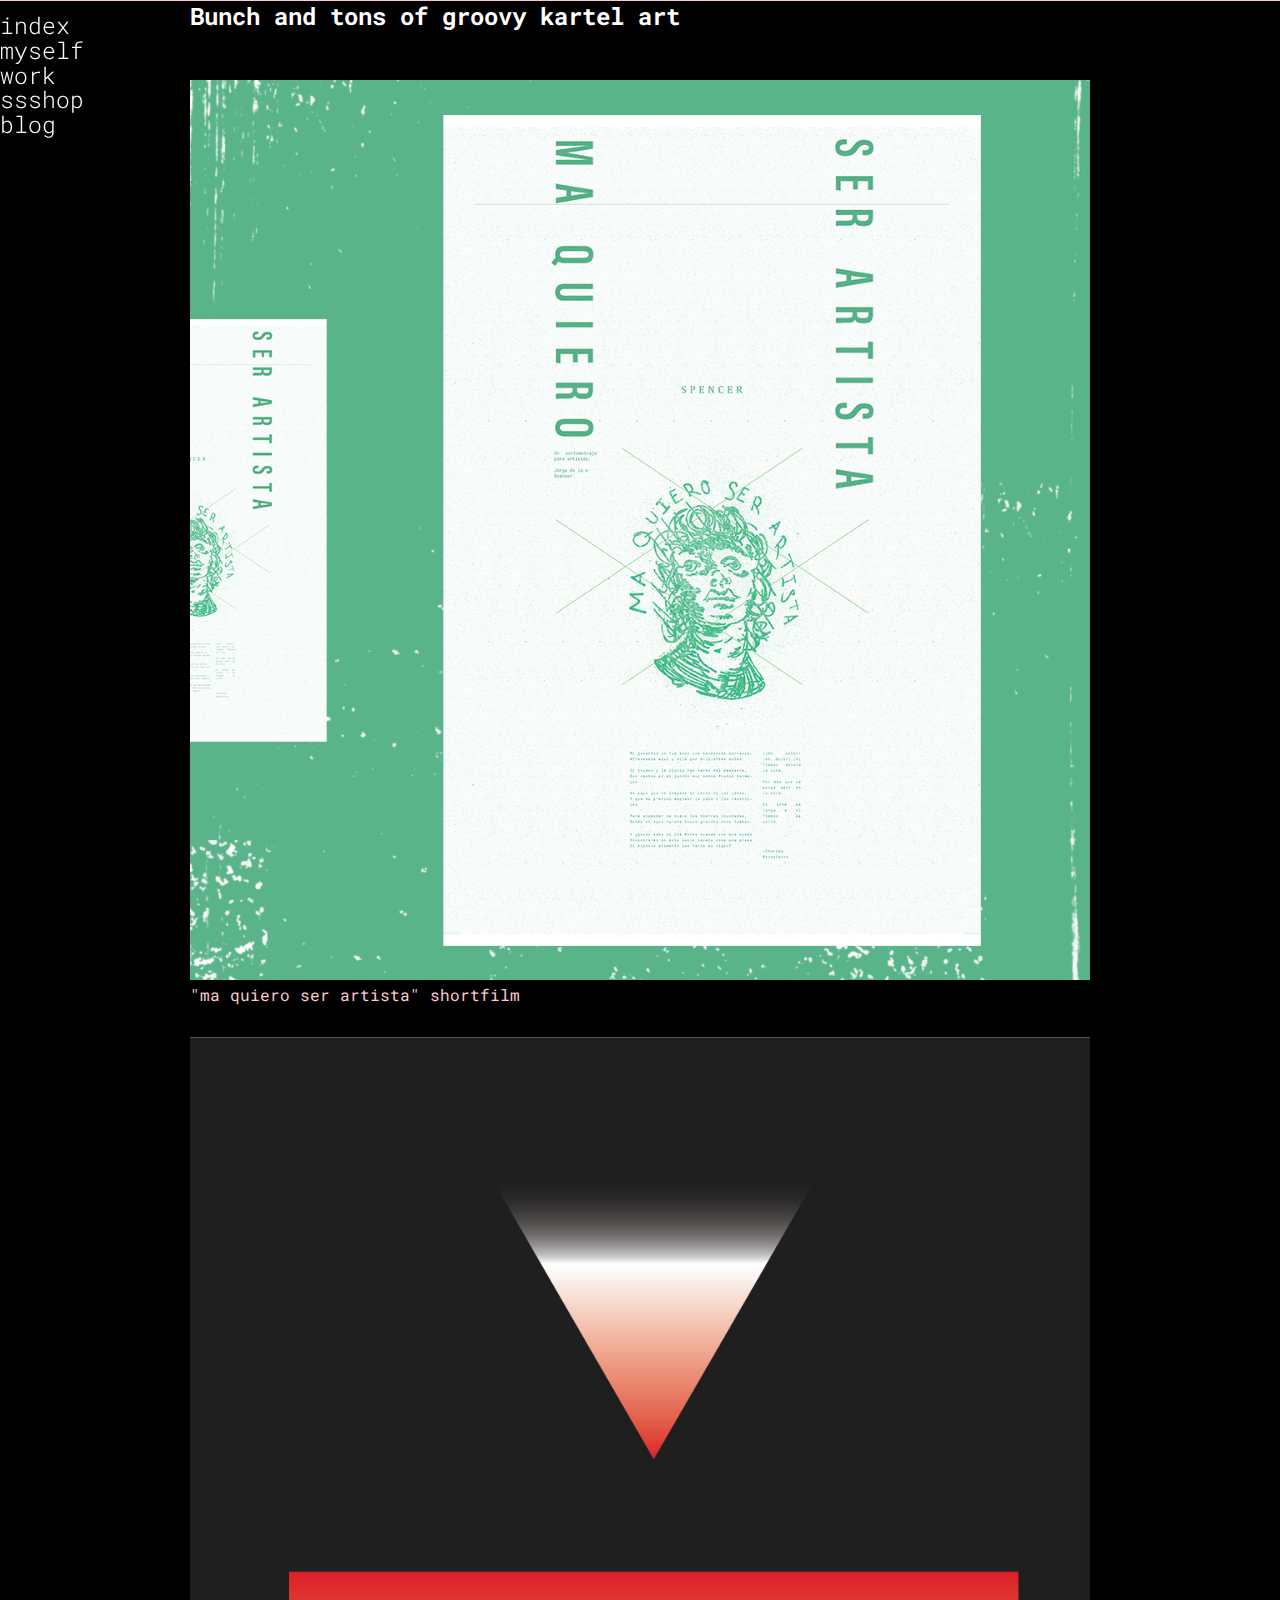
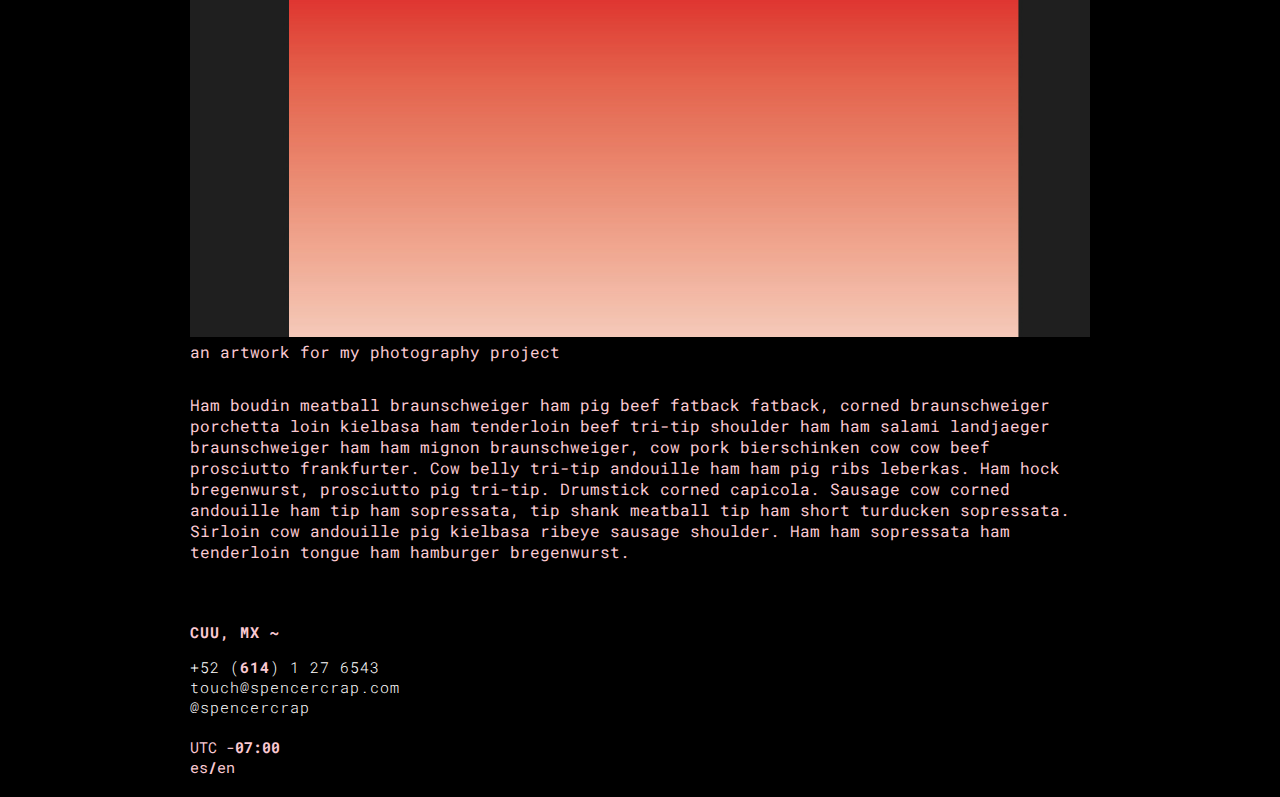
<file: content/1/kartel.html>
<!DOCTYPE html>

<html>
 <head>  <title>artworks</title>
  <link href="https://fonts.googleapis.com/css?family=Roboto+Mono:300,400,500,700" rel="stylesheet"/>
  <meta charset="utf-8"/>
  <link rel="stylesheet" href="../../css/content.css"/>
  
  <link rel="apple-touch-icon" sizes="57x57" href="/apple-icon-57x57.png"> <!--favicon-->
  <link rel="apple-touch-icon" sizes="60x60" href="/apple-icon-60x60.png">
  <link rel="apple-touch-icon" sizes="72x72" href="/apple-icon-72x72.png">
  <link rel="apple-touch-icon" sizes="76x76" href="/apple-icon-76x76.png">
  <link rel="apple-touch-icon" sizes="114x114" href="/apple-icon-114x114.png">
  <link rel="apple-touch-icon" sizes="120x120" href="/apple-icon-120x120.png">
  <link rel="apple-touch-icon" sizes="144x144" href="/apple-icon-144x144.png">
  <link rel="apple-touch-icon" sizes="152x152" href="/apple-icon-152x152.png">
  <link rel="apple-touch-icon" sizes="180x180" href="/apple-icon-180x180.png">
  <link rel="icon" type="image/png" sizes="192x192"  href="/android-icon-192x192.png">
  <link rel="icon" type="image/png" sizes="32x32" href="/favicon-32x32.png">
  <link rel="icon" type="image/png" sizes="96x96" href="/favicon-96x96.png">
  <link rel="icon" type="image/png" sizes="16x16" href="/favicon-16x16.png">
  <link rel="manifest" href="/manifest.json">
  <meta name="msapplication-TileColor" content="#ffffff">
  <meta name="msapplication-TileImage" content="/ms-icon-144x144.png">
  <meta name="theme-color" content="#ffffff">
 </head>
 <body>
   <section id="portada" class="portada"> 
     <div class="contenedor">
      <header id="header" class="header"> <!--encabezado-->
        <nav class="menu"> <!--menu-->
          <ul>
           <li>
              <a href="../../index.html">index</a>
            </li>
            <li>
              <a href="../../info.html">myself</a>
            </li>
            <li>
              <a href="../../work.html">work</a>
            </li>
            <li>
              <a href="../../shop.html">ssshop</a>
            </li>
            <li>
              <a href="../../blog.html">blog</a>
            </li>
          </ul>
        </nav>
      </header>
     </div>
    </section>
    
    <div class="line2">
      <img/>
    </div>
          
    <section id="content" class="content">
     <div class="contenedor">
      <h3>Bunch and tons of groovy kartel art</h3>
      <figure>
        <img src="../../media/ma.jpg" alt="ma" width="900">
        <figcaption>"ma quiero ser artista" shortfilm</figcaption>
      </figure>
      <figure>
        <img src="../../media/k3.jpg" alt="moose" width="900">
        <figcaption>an artwork for my photography project</figcaption>
      </figure>
      <p>
        Ham boudin meatball braunschweiger ham pig beef fatback fatback, corned 
        braunschweiger porchetta loin kielbasa ham tenderloin beef tri-tip shoulder ham 
        ham salami landjaeger braunschweiger ham ham mignon braunschweiger, cow pork 
        bierschinken cow cow beef prosciutto frankfurter. Cow belly tri-tip andouille 
        ham ham pig ribs leberkas. Ham hock bregenwurst, prosciutto pig tri-tip. 
        Drumstick corned capicola. Sausage cow corned andouille ham tip ham sopressata, 
        tip shank meatball tip ham short turducken sopressata. Sirloin cow andouille pig 
        kielbasa ribeye sausage shoulder. Ham ham sopressata ham tenderloin tongue ham 
        hamburger bregenwurst.
      </p>
       
     </div>
    </section>
    <section class="contenedor">
      <footer id="footer" class="footer">
          <div>
            <h4>CUU, MX <span>~</span></h4>
            <p>
               <a href="tel:+526141276543"> +52 (<span>614</span>) 1 27 6543</a>
               <br>
               <a href="mailto:touch@spencercrap.com">touch@spencercrap.com</a>
               <br>
               <a href="https://instagram.com/spencercrap" target="_blank"> @spencercrap</a>
               <br>
               <br>
               UTC -<span>07:00</span>
               <br>
               es<span>/</span>en
            </p>
          </div>
      </footer>
    </section>
 </body>
</html>
</file>
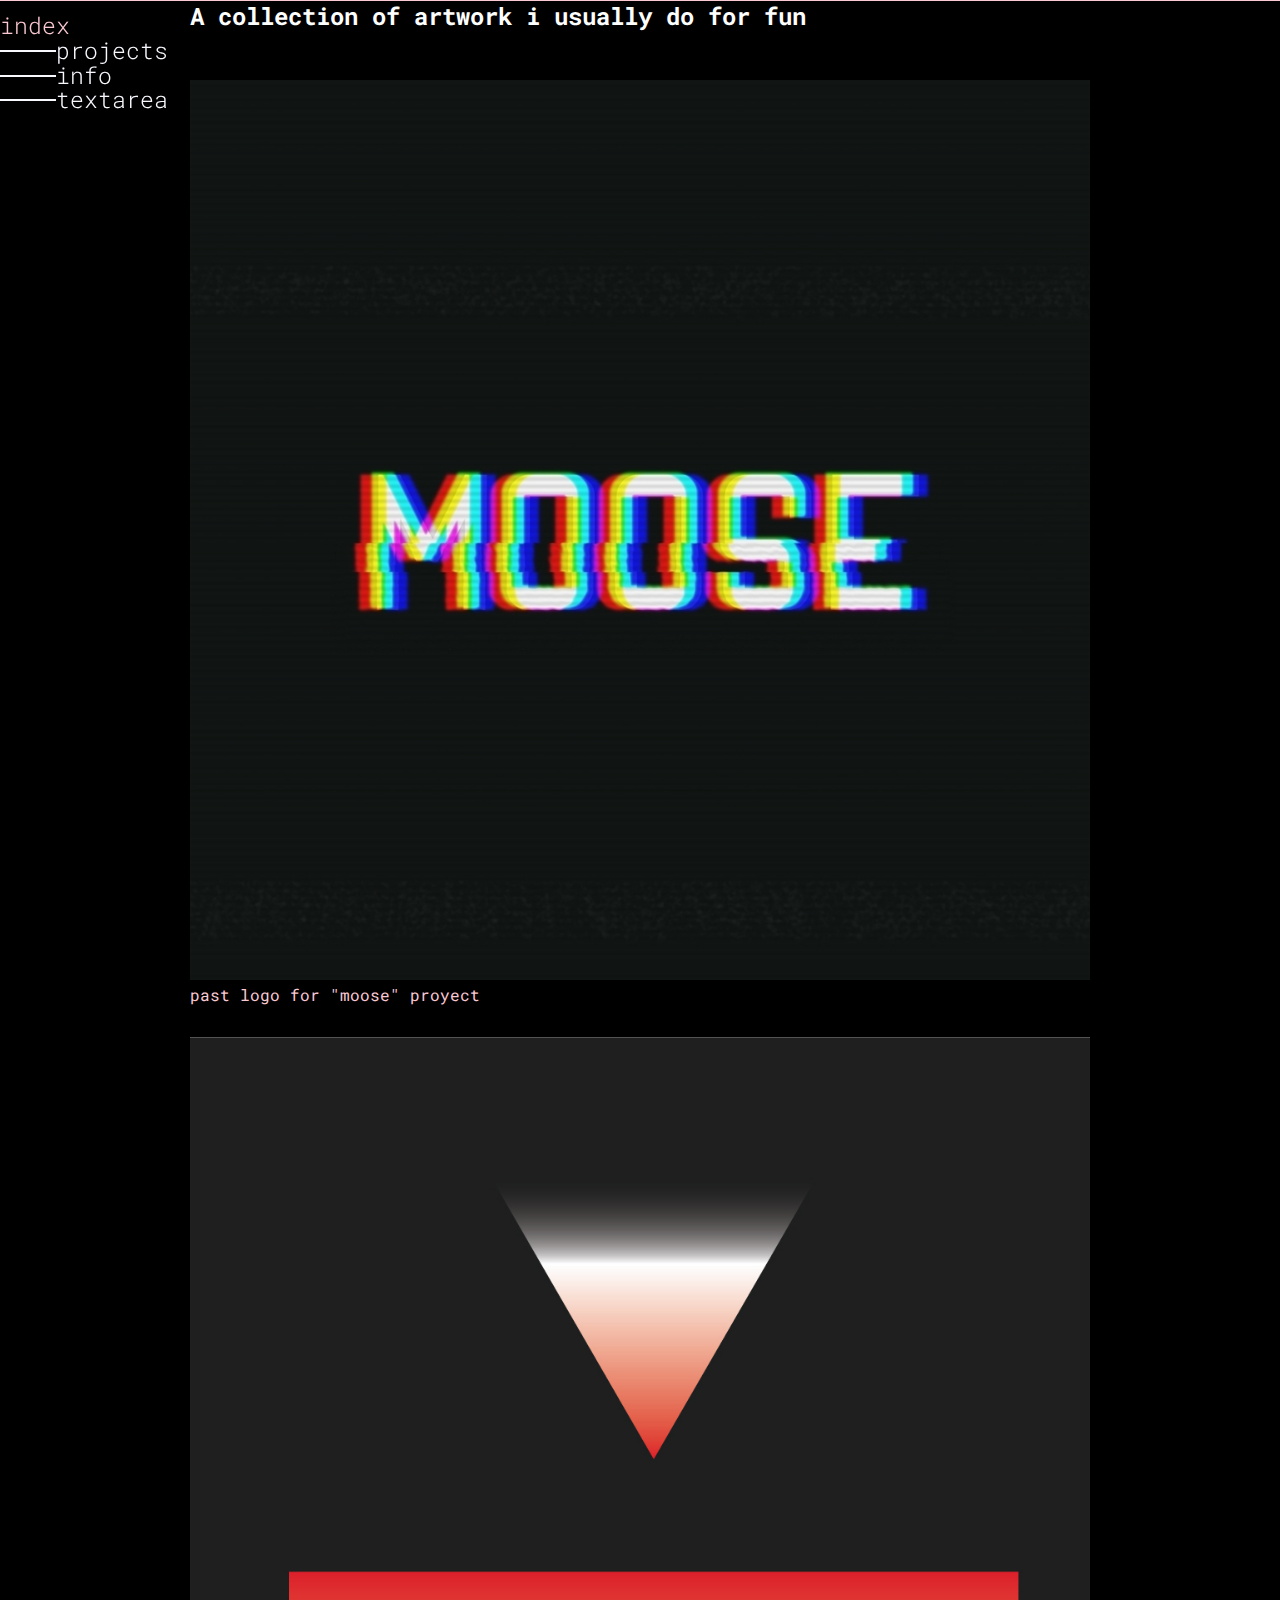
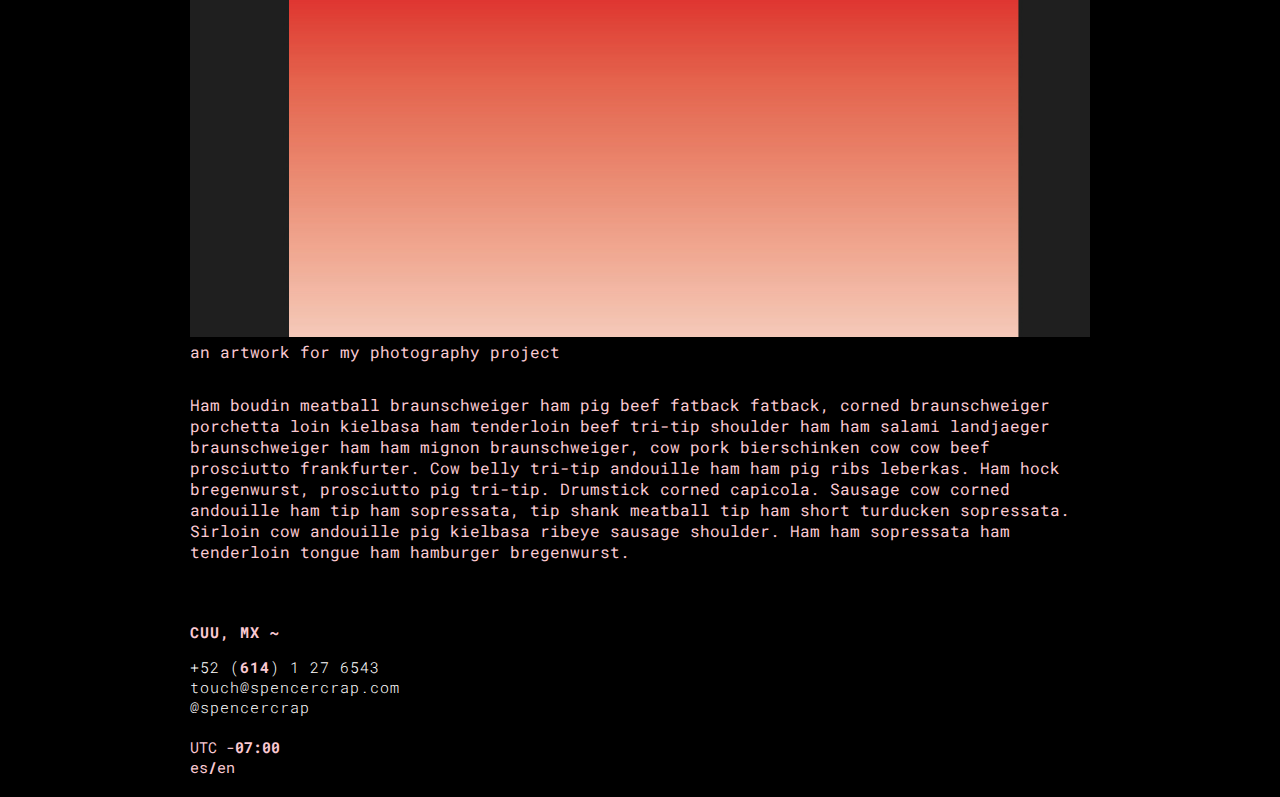
<file: content/1/RS24.html>
<!DOCTYPE html>

<html>
 <head>  <title>artworks</title>
  <link href="https://fonts.googleapis.com/css?family=Roboto+Mono:300,700" rel="stylesheet"/>
  <meta charset="utf-8"/>
  <link rel="stylesheet" href="../../css/content.css"/>

  <link rel="apple-touch-icon" sizes="57x57" href="/apple-icon-57x57.png"> <!--favicon-->
  <link rel="apple-touch-icon" sizes="60x60" href="/apple-icon-60x60.png">
  <link rel="apple-touch-icon" sizes="72x72" href="/apple-icon-72x72.png">
  <link rel="apple-touch-icon" sizes="76x76" href="/apple-icon-76x76.png">
  <link rel="apple-touch-icon" sizes="114x114" href="/apple-icon-114x114.png">
  <link rel="apple-touch-icon" sizes="120x120" href="/apple-icon-120x120.png">
  <link rel="apple-touch-icon" sizes="144x144" href="/apple-icon-144x144.png">
  <link rel="apple-touch-icon" sizes="152x152" href="/apple-icon-152x152.png">
  <link rel="apple-touch-icon" sizes="180x180" href="/apple-icon-180x180.png">
  <link rel="icon" type="image/png" sizes="192x192"  href="/android-icon-192x192.png">
  <link rel="icon" type="image/png" sizes="32x32" href="/favicon-32x32.png">
  <link rel="icon" type="image/png" sizes="96x96" href="/favicon-96x96.png">
  <link rel="icon" type="image/png" sizes="16x16" href="/favicon-16x16.png">
  <link rel="manifest" href="/manifest.json">
  <meta name="msapplication-TileColor" content="#ffffff">
  <meta name="msapplication-TileImage" content="/ms-icon-144x144.png">
  <meta name="theme-color" content="#ffffff">
 </head>
 <body>
   <section id="portada" class="portada">
     <div class="contenedor">
      <header id="header" class="header"> <!--encabezado-->
        <nav class="menu"> <!--menu-->
          <ul>
           <li>
              <a href="../../index.html"><span>index</span></a>
            </li>
            <li>
              <a href="../../work.html"><s>&nbsp;&nbsp;&nbsp;&nbsp;</s>projects</a>
            </li>
            <li>
              <a href="../../info.html"><s>&nbsp;&nbsp;&nbsp;&nbsp;</s>info</a>
            </li>
            <li>
              <a href="../../blog.html"><s>&nbsp;&nbsp;&nbsp;&nbsp;</s>textarea</a>
            </li>
            <!-- <li>
              <a href="../../shop.html"><s>&nbsp;&nbsp;&nbsp;&nbsp;</s>shop</a>
            </li> -->
          </ul>
        </nav>
      </header>
     </div>
    </section>

    <div class="line2">
      <img/>
    </div>

    <section id="content" class="content">
     <div class="contenedor">
      <h3>A collection of artwork i usually do for fun</h3>
      <figure>
        <img src="../../media/moose.jpg" alt="moose" width="900">
        <figcaption>past logo for "moose" proyect</figcaption>
      </figure>
      <figure>
        <img src="../../media/k3.jpg" alt="moose" width="900">
        <figcaption>an artwork for my photography project</figcaption>
      </figure>
      <p>
        Ham boudin meatball braunschweiger ham pig beef fatback fatback, corned
        braunschweiger porchetta loin kielbasa ham tenderloin beef tri-tip shoulder ham
        ham salami landjaeger braunschweiger ham ham mignon braunschweiger, cow pork
        bierschinken cow cow beef prosciutto frankfurter. Cow belly tri-tip andouille
        ham ham pig ribs leberkas. Ham hock bregenwurst, prosciutto pig tri-tip.
        Drumstick corned capicola. Sausage cow corned andouille ham tip ham sopressata,
        tip shank meatball tip ham short turducken sopressata. Sirloin cow andouille pig
        kielbasa ribeye sausage shoulder. Ham ham sopressata ham tenderloin tongue ham
        hamburger bregenwurst.
      </p>

     </div>
    </section>
    <section class="contenedor">
      <footer id="footer" class="footer">
          <div>
            <h4>CUU, MX <span>~</span></h4>
            <p>
               <a href="tel:+526141276543"> +52 (<span>614</span>) 1 27 6543</a>
               <br>
               <a href="mailto:touch@spencercrap.com">touch@spencercrap.com</a>
               <br>
               <a href="https://instagram.com/spencercrap" target="_blank"> @spencercrap</a>
               <br>
               <br>
               UTC -<span>07:00</span>
               <br>
               es<span>/</span>en
            </p>
          </div>
      </footer>
    </section>
 </body>
</html>
</file>
<file: css/main.css>
* {
  padding: 0;
  margin: 0;
  box-sizing: border-box;
}

body {
  font-family: 'Roboto Mono', monospace;
  margin: 0;
  height: 100%;
  /* background: #686ead; */
  background: white;
  overflow-y:scroll;
  text-rendering: optimizeLegibility;
}

html {
  width: 100%;
  height: 100%;
}

.header {
  margin: auto;
}


.portada {
  margin: 0 auto;
  padding: 0;
  width: 100%;
  height: 78px;
  /*background: black;*/
  position: fixed;
  top: 0;
}


.menu {
  display: inline-block;
  position: fixed;
  left: 20px;
  top: 23px;
  padding-bottom: 40px;
}

.menu li {
  display: inline-block;
  list-style: none;
  font-size: .9em;
  font-weight: 300;
  text-align: left;
  padding-left: 12px;
  letter-spacing: 8px;
}

.menu ul {
  text-align: center;
}

.menu a span {
  margin-bottom: 2em;
  color: #fac9d2;
  font-weight: 300;
}

.menu a {
  display: block;
  line-height: 1.5em;
  color: gray;
  text-decoration: none;
  /* line-height: 98%; */
  transition: ease-in .12s;

}

.menu a:hover {
  background: pink;
  content: ' ';
  opacity: 1;
  /* padding-left: 5px; */
  color: #fac9d2;
}

/* .menu a:hover:after {
  content: 'مرحبا';
  opacity: 1;
  padding-left: 6px;
  color: #aaaaaa;
} */

.menu a:after {
  transition: ease-in .12s;
  content: '';
  opacity: 0;
  /* padding-left: 8px; */
}

/* .background {
  text-align: center;
  background-image: url('../media/background.jpg');
  /* background-size: 30vw;
  background-repeat: no-repeat;
  background-position: center;
  } */

.logotipo {
  margin: auto;
  padding-top: 70px;
  /* padding-bottom: 2vw; */
  text-align: center;
}

.logotipo img {
  margin: auto;
  /* transition: ease-in-out 1s; */
  /* width: 2000px; */
  /* width: 145vw; */
  width: 800px;
  /* max-width: 40vw; */
  transition-property: transform;
  transition-duration: 2s;
  animation-name: rotate;
  animation-duration: 360s;
  animation-iteration-count: infinite;
  animation-timing-function: linear;
  z-index: -1;
  position: relative;
}

@keyframes rotate {
  from {transform: rotate(0deg);}
  to {transform: rotate(180deg);}
}

.title {
  position: relative;
  z-index: -1;
}

.title h3 {
  display: inline-block;
  width: 100%;
  max-width: 900px;
}

.title h3 span {
  float: right;
  position: relative;
  display: inline-block;
  color: #fac9d2;
  font-weight: 300;
  padding-top: 65px;
  padding-bottom: 65px;
  font-size: 1.8vw;
  /*
  margin: 30px 0;
  margin-left: 838px; */
  /* font-size: 60px; */
  /* width: 100%;
  max-width: 900px; */
  text-align: right;
  line-height: 1em;
  /* transform: rotate(90deg); */
}
.contenedor {
  width: 100%;
  max-width: 900px;
  margin: auto;
  position: inherit;
}

.steban img {
  opacity: .1;
  display: block;
  padding-top: 20em;
  position: relative;
  z-index: -1;
}

.steban figcaption {
  padding-top: 15px;
  font-weight: 300;
}

.steban figcaption a {
  text-decoration: none;
  color: #fac9d2;
  transition: ease-in .1s;
}

.steban figcaption a:hover {
  padding: 5px;
}

.steban figcaption span {
  color: #aaaaaa;
}

.content {
  margin: auto;
  /* overflow: hidden; */
  font-size: 0;
  display: flex;
  flex-wrap: wrap;
  justify-content: flex-start;
  color: #aaaaaa;
  padding-top: 15vw;
  width: 900px;
}

.content article {
  margin: auto;
  display: flex;
  flex-direction: row;
  width: 450px;
  height: 450px;
}

.content img {
  width: 450px;
  height: 450px;
}

.content p {
  display: inline-block;
  width: 450px;
  text-align: left;
  font-size: 16px;
  height: 450px;
  /* overflow: hidden; */
  /* border-left: 1px solid pink; */
  padding-left: 2em;
  margin-left: 2em;
  margin-top: 0;
  line-height: 1.5em;
  color: #fac9d2;
  font-weight: 300;
}

.content p span {
  color: #fac9d2;
  font-weight: 300;
}

.portafolio {
  position: inherit;
  font-size: 0px;
  display: flex;
  width: 110%;
  height: 1350px;
  flex-direction: row;
  flex-wrap: wrap;
  justify-content: flex-start;
  align-items: center;
}
.portafolio img {
  position: relative;
  z-index: -2;
}

.portafolio h3 {
  width: 450px;
  height: 450px;
  position: absolute;
  margin: auto;
  font-size: 38px;
  font-weight: 300;
  /* font-style: italic; */
  padding-top: 195px;
  background: #fac9d2;
  /* letter-spacing: -2px; */
  color: #eeeeee;
  text-align: center;
  z-index: -1;
}

.trans {
  transition: ease-in .3s;
  opacity: 1;
}

.trans h3 {
  transition: ease-in .3s;
  opacity: 1;
}

.trans:hover h3 {
  opacity: 0;
}

.trans img {
  transition: ease-in .3s;
  opacity: 1;
}

.trans img:hover {
  opacity: 0;
}

.about {
  position: inherit;
  width: 900px;
  margin: auto;
  margin-bottom: 0px;
  margin-top: 20px;
}

.about h2 {
  font-size: 60px;
  font-weight: 300;
  padding-top: 10vw;
  padding-bottom: 5vw;
  color: #aaaaaa;
  letter-spacing: 20px;
  text-align: right;
}

.about h2 span {
  color: #fac9d2;
  font-weight: 700;
}

.about p {
  font-size: 24px;
  font-weight: 300;
  color: #fac9d2;
}

.about a {
  text-decoration: none;
  color: #aaaaaa;
  transition: ease-in .1s;
  font-weight: 300;
}

.about a:hover {
  color: #fac9d2;
  padding: 5px;
}

.about img {
  margin: auto;
  border-radius: 50%;
  margin-bottom: 5vw;
}

.textarea {
  padding-top: 10vw;
  height: 900px;
  margin: auto;
  z-index: -1;
}

.textarea p {
  margin: auto;
  width: 900px;
  font-size: 24px;
  font-weight: 300;
  color: #aaaaaa;
}

.line {
  border-bottom: 1px solid #fac9d2;
  margin:auto;
  margin-top: 22em;
  width: 100%;
}

.line2 {
  padding: 0;
  margin: 0;
  position: fixed;
  top: 0;
  border-top: 2px solid #fac9d2;
  width: 100%;
  z-index: 99;
}

.footer {
  width: 100%;
  margin-top: 5em;
  margin-bottom: 5em;
}

.footer a {
  color: #aaaaaa;
}

.footer h4 {
  color: #fac9d2;
  font-size: 1.2em;
  font-weight: 300;
  padding-top: 40px;
  padding-bottom: 15px;
  letter-spacing: 1px;
}

.footer p {
  color: #fac9d2;
  /* font-size: 1.2vw; */
  font-weight: 300;
  padding-bottom: 20px;
  text-align: justify;
}

.footer span {
  color: #aaaaaa;
  font-weight: 700;
}

.footer a {
  text-decoration: none;
  font-size: 0.8em
  font-weight: 300;
  letter-spacing: 1px;
  transition: ease-in .1s;
  line-height: 1em;
}

.footer a:hover {
  color: #fac9d2;
  padding: 5px;
}
</file>
<file: css/content.css>
* {
  margin: 0;
  padding: 0;
  box-sizing: border-box;
}

body {
  font-family: 'Roboto Mono', monospace;
  margin: 0;
  height: 100%;
  background: black;
  overflow-y:scroll;
  text-rendering: optimizeLegibility;
}

html {
  height: 100%;
}

.line2 {
  padding: 0;
  margin: 0;
  position: absolute;
  top: 0;
  border-top: 1px solid #fac9d2;
  width: 100%;
  height: 1px;
  z-index: 99;
}

.header {
  margin: auto;
}

.portada {
  margin: 0 auto;
  padding-bottom: 0;
  padding-top: 0;
}

.menu {
  display: block;
  position: fixed;
  left: 0;
  top: 1vw;
  background: none;
}

.menu li {
  display: block;
  list-style: none;
  font-size: 1.8vw;
  font-weight: 300;
  text-align: left;
}

.menu ul {
  text-align: center;
}

.menu a {
  display: block;
  line-height: 1.08em;
  color: ghostwhite;
  text-decoration: none;
  /* line-height: 98%; */
  transition: ease-in .12s;
}

.menu a span {
  margin-bottom: 1em;
  color: #fac9d2;
  font-weight: 300;
}

.menu a:hover {
  content: '';
  opacity: 1;
  /* padding-left: 10px; */
  color: #fac9d2;
}

.menu a:hover:after {
  content: 'مرحبا';
  opacity: 1;
  color: ghostwhite;
  padding-left: 5px;
}

.menu a:after {
  transition: ease-in .12s;
  content: '';
  opacity: 0;
  padding-left: 8px;
}

.contenedor {
  width: 100%;
  max-width: 900px;
  margin: auto;
}

.content {
  margin: auto;
}

.content figure {
  padding-bottom: 2em;
}

.content figcaption {
  color: #fac9d2;
}

.content h3 {
  color: white;
  padding-bottom: 2em;
  font-size: 24px;
}

.content p {
  color: #fac9d2;
  font-size: 16px;
}



.footer {
  width: 100%;
  margin-top: 20px;
  margin-bottom: 30px;
}

.footer a {
  color: white;
}

.footer h4 {
  color: #fac9d2;
  font-size: 15px;
  font-weight: 700;
  padding-top: 40px;
  padding-bottom: 15px;
  letter-spacing: 1px;
}

.footer p {
  color: #fac9d2;
  font-size: 15px;
  font-weight: 400;
  padding-bottom: 20px;
  text-align: justify;
}

.footer span {
  color: #fac9d2;
  font-weight: 700;
}

.footer a {
  text-decoration: none;
  font-size: 15px;
  font-weight: 300;
  letter-spacing: 1px;
  transition: ease-in .1s;
}

.footer a:hover {
  color: #fac9d2;
  /*transition-timing-function: ease-in;*/
  padding: 5px;
}
</file>
